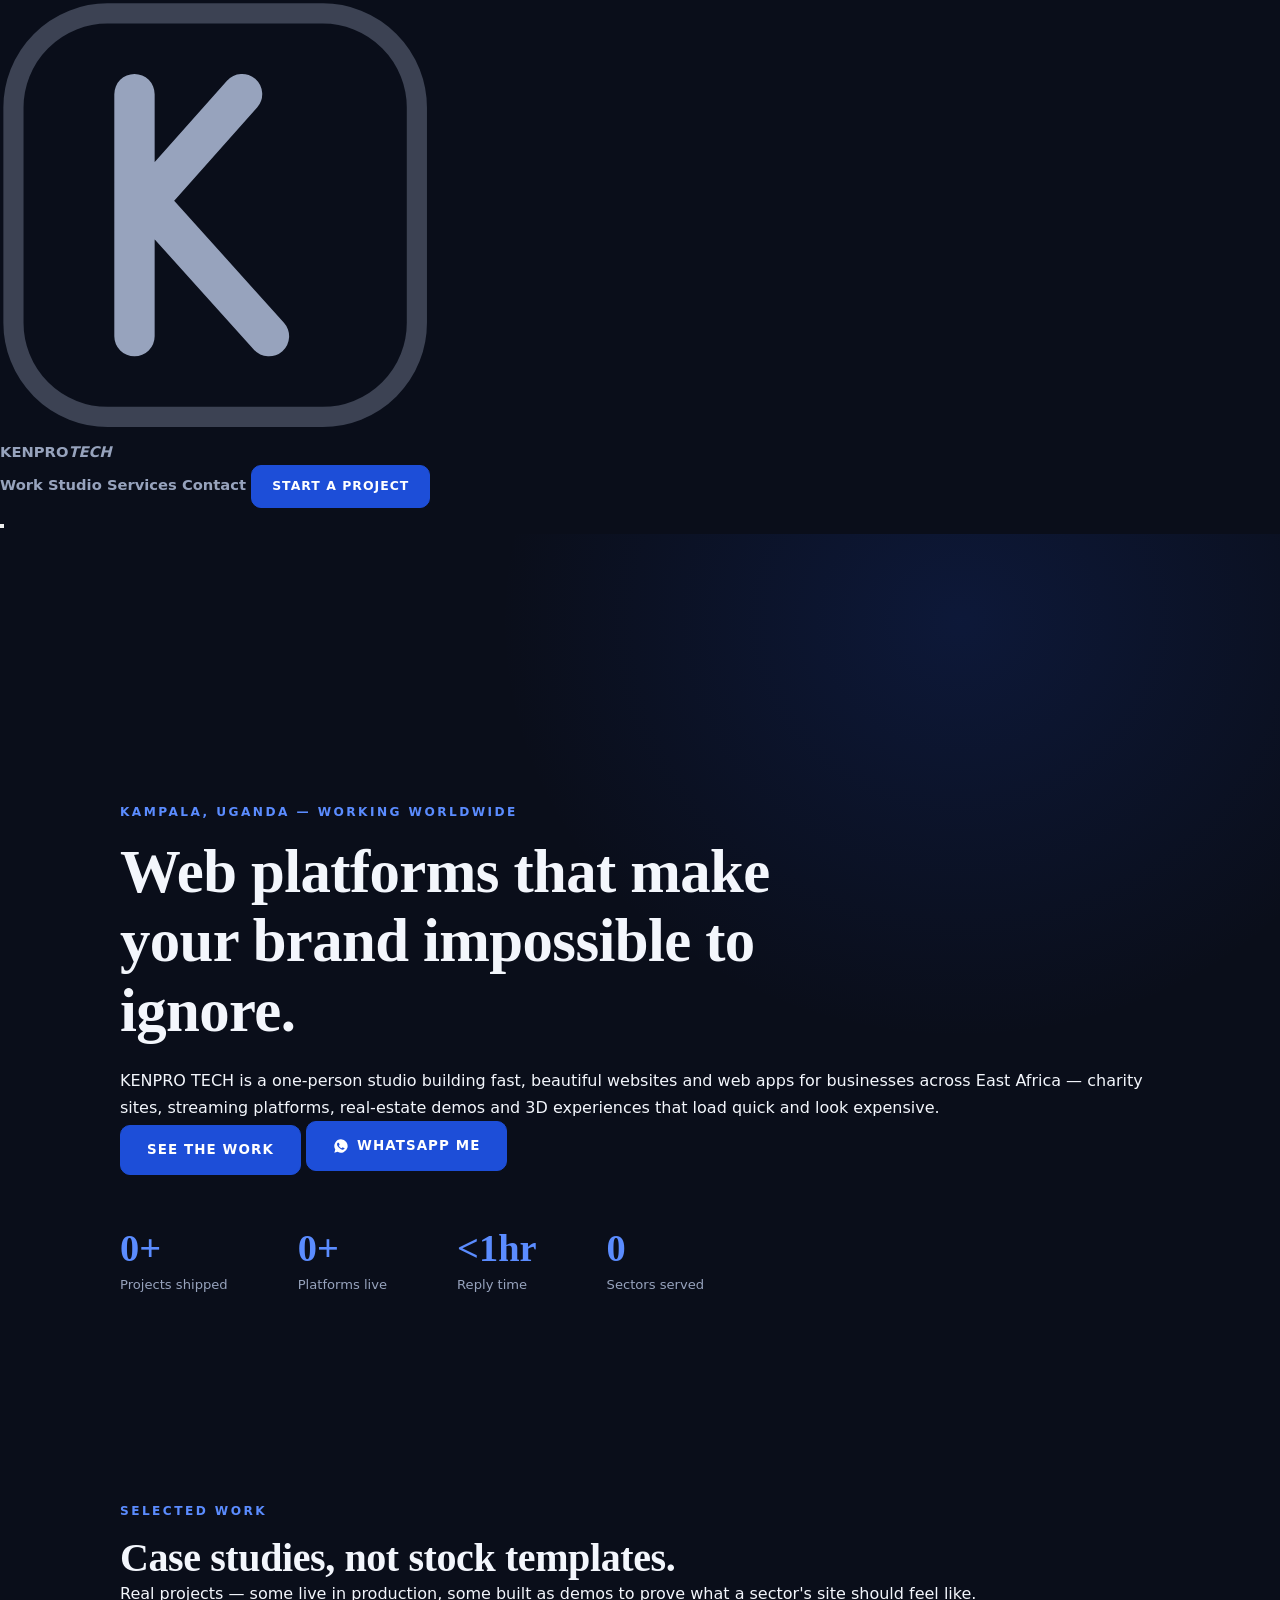
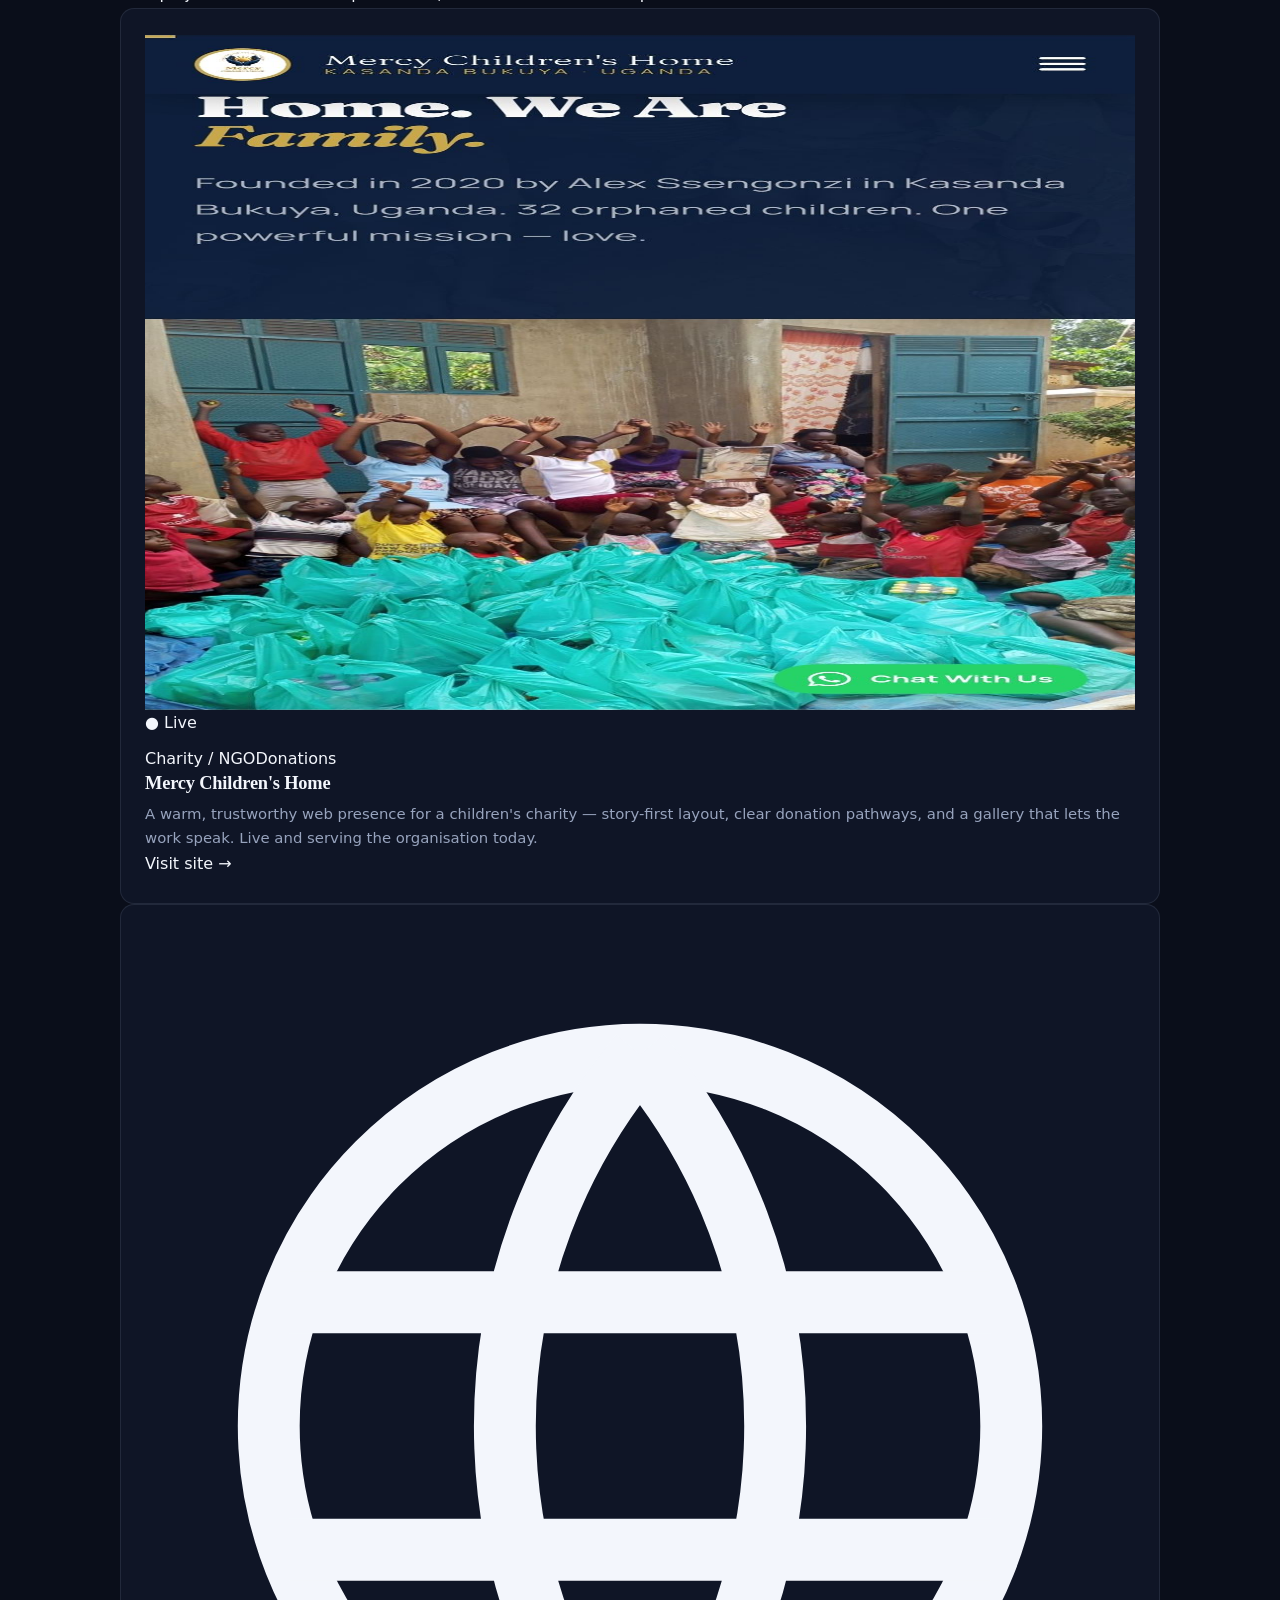
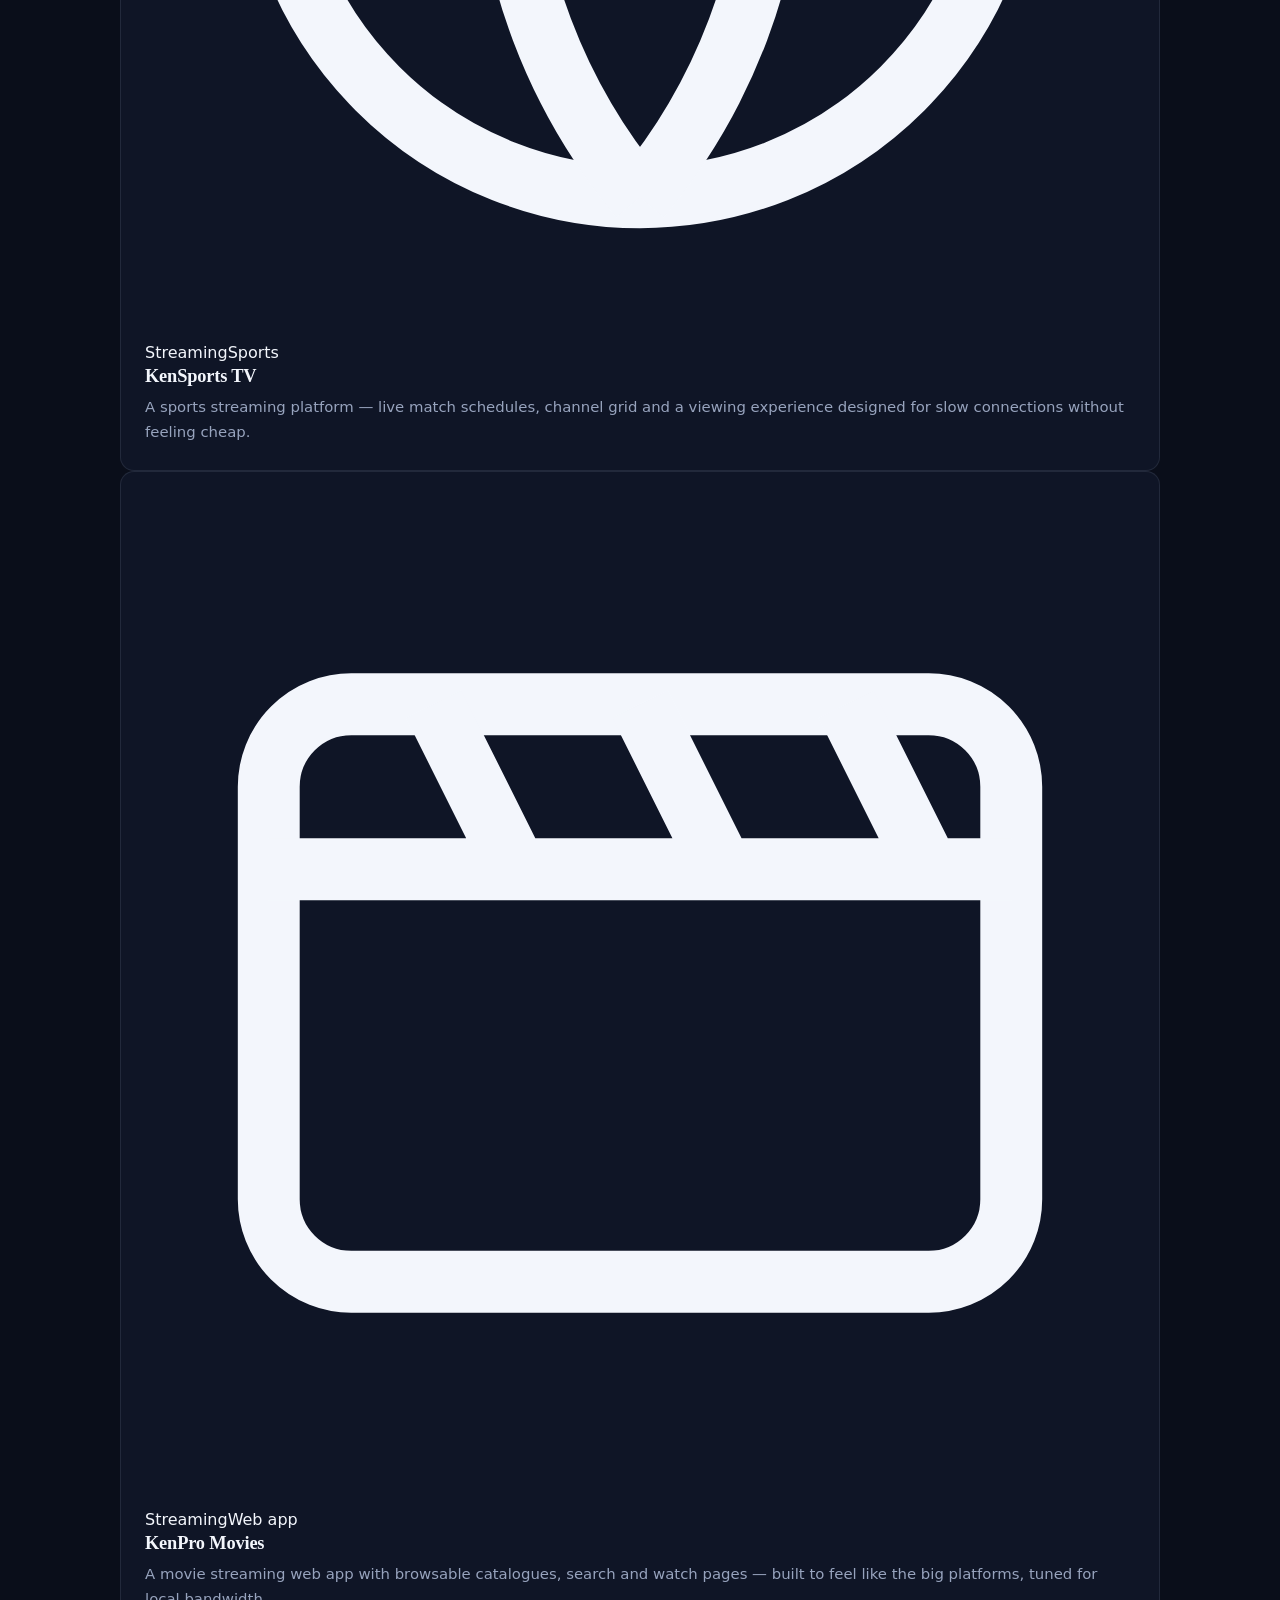
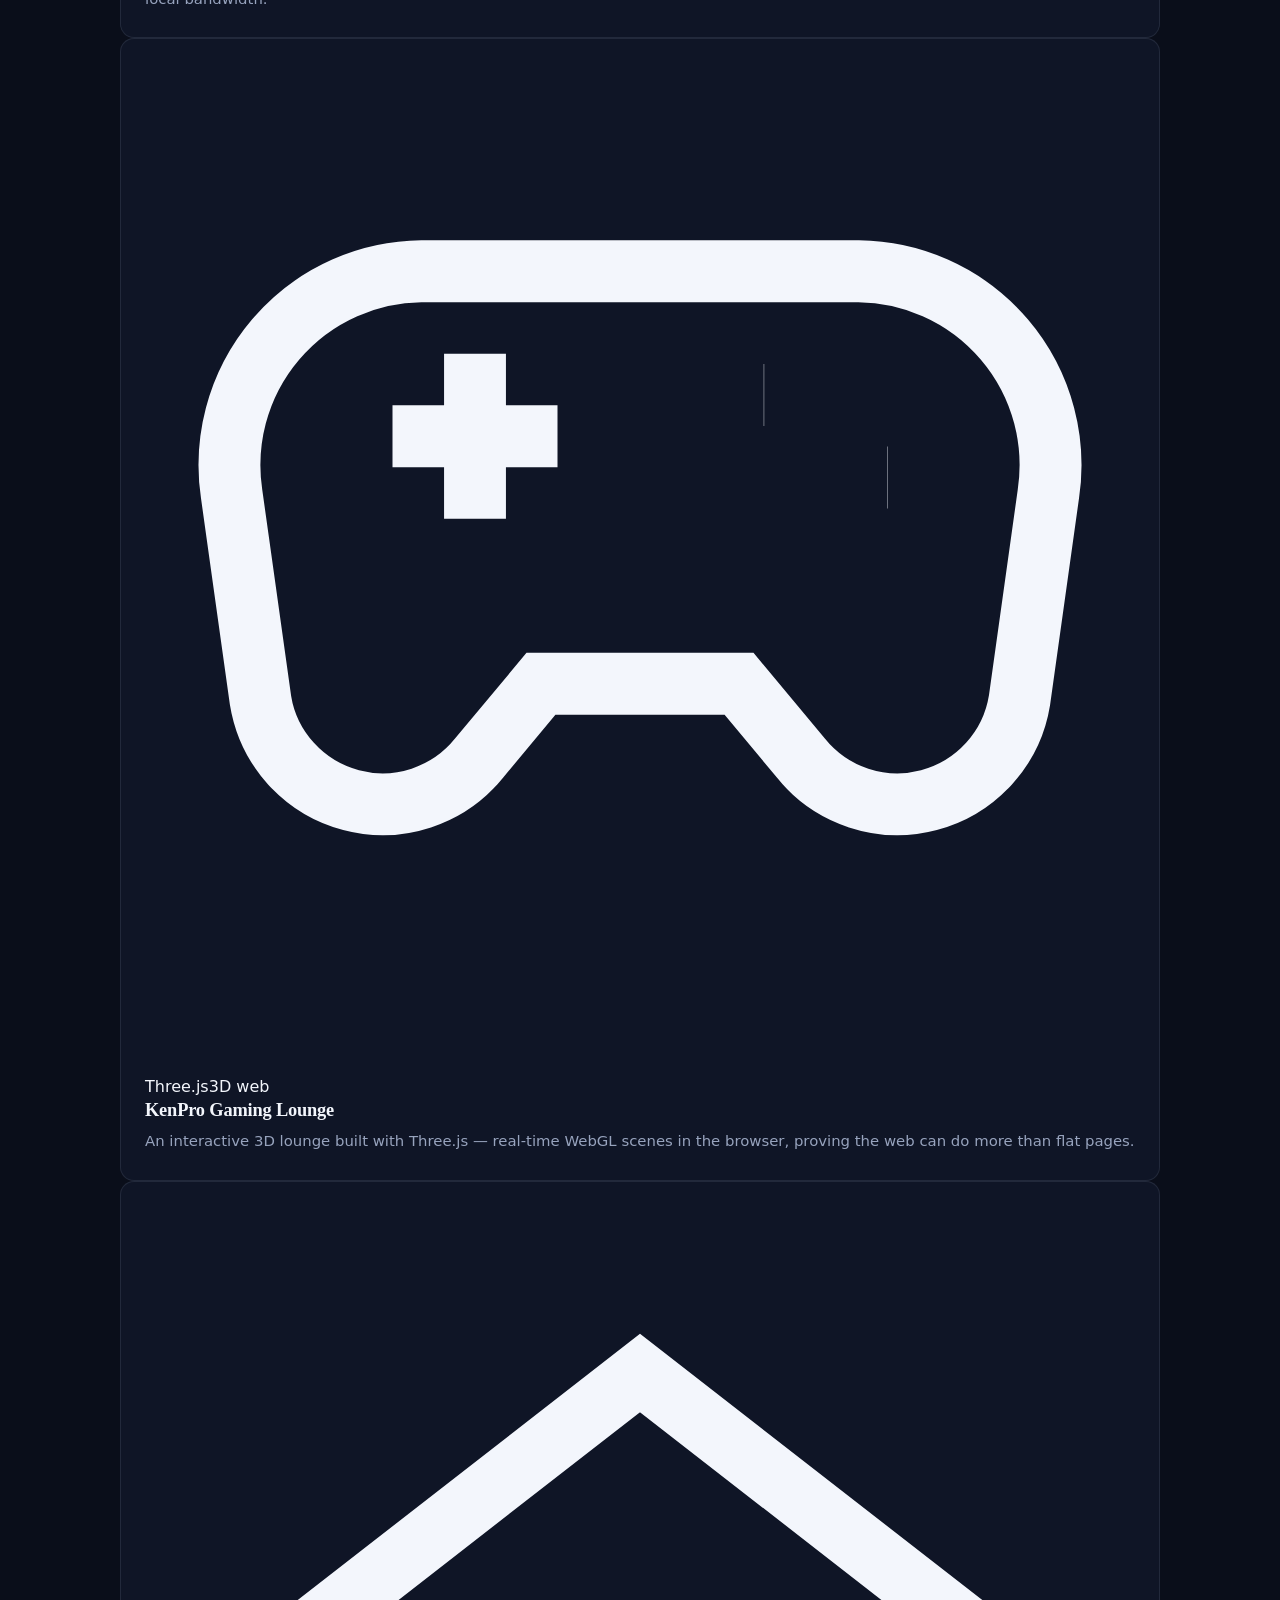
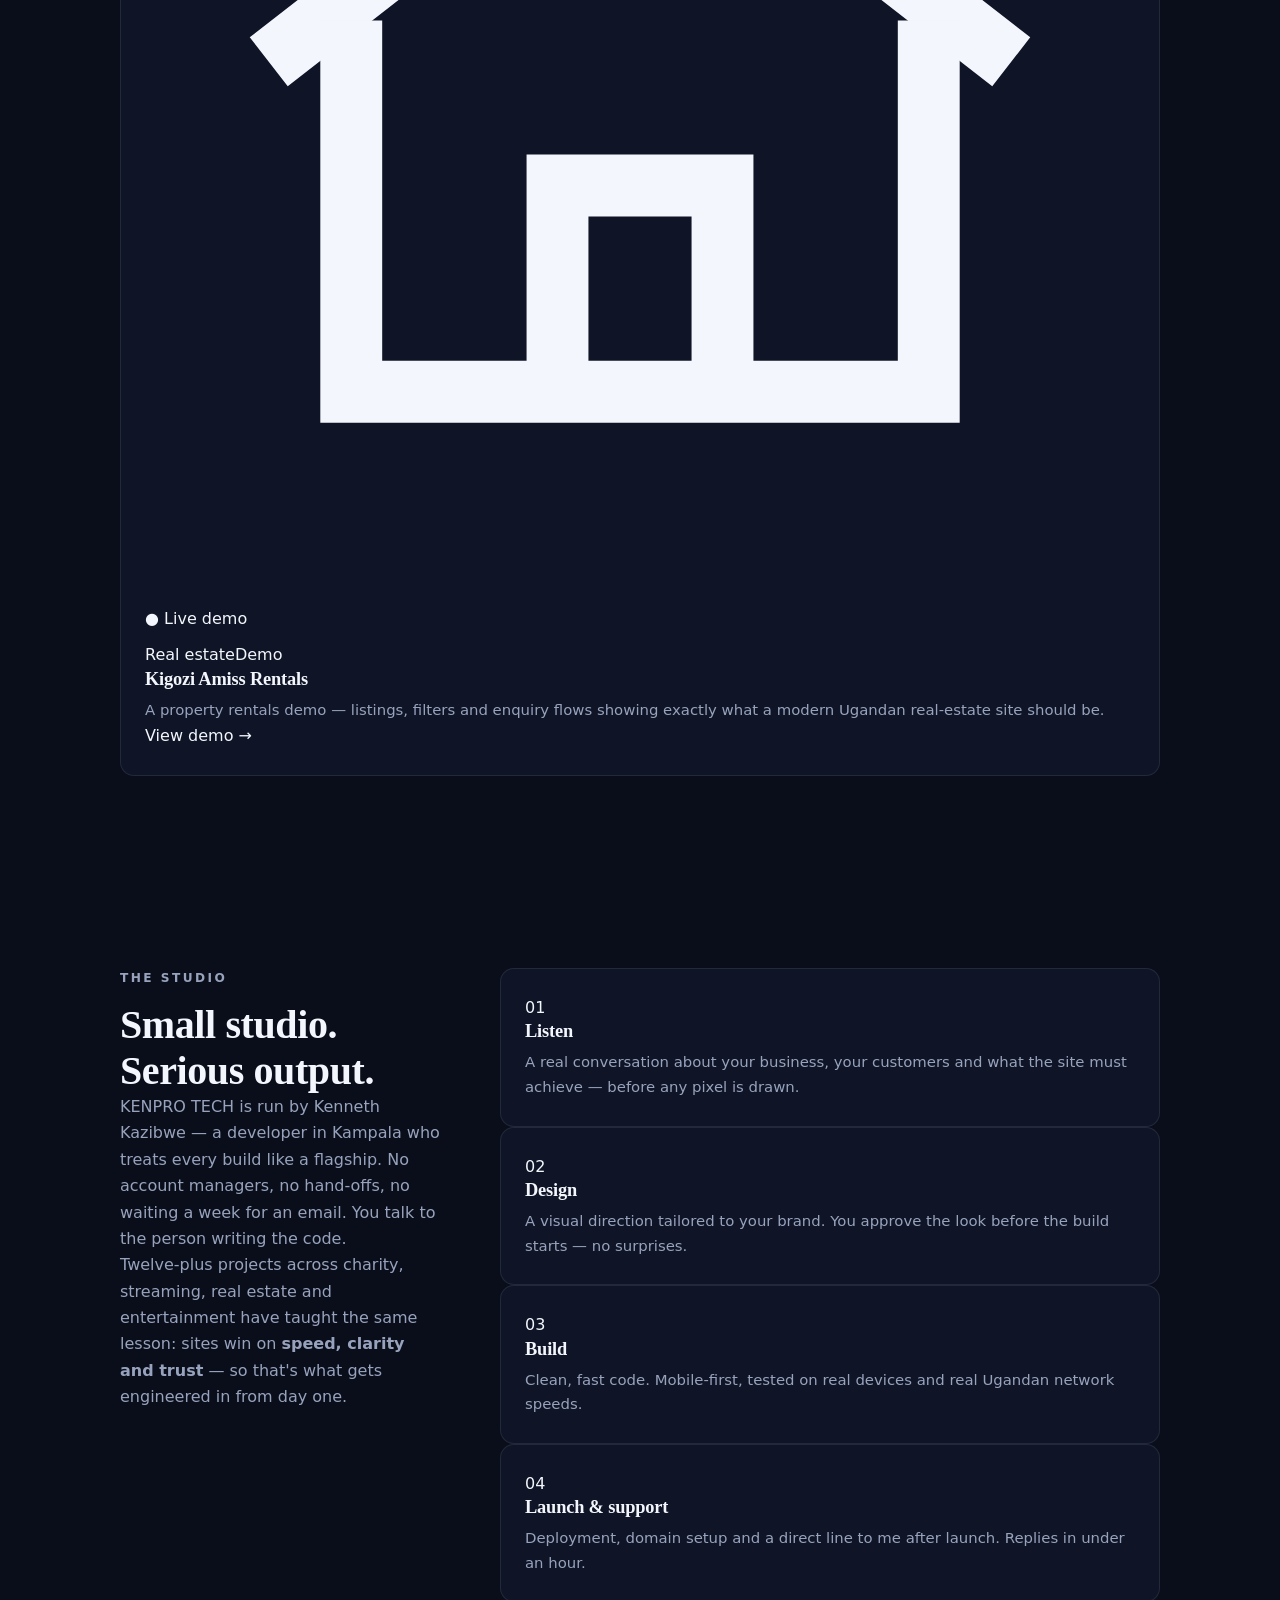
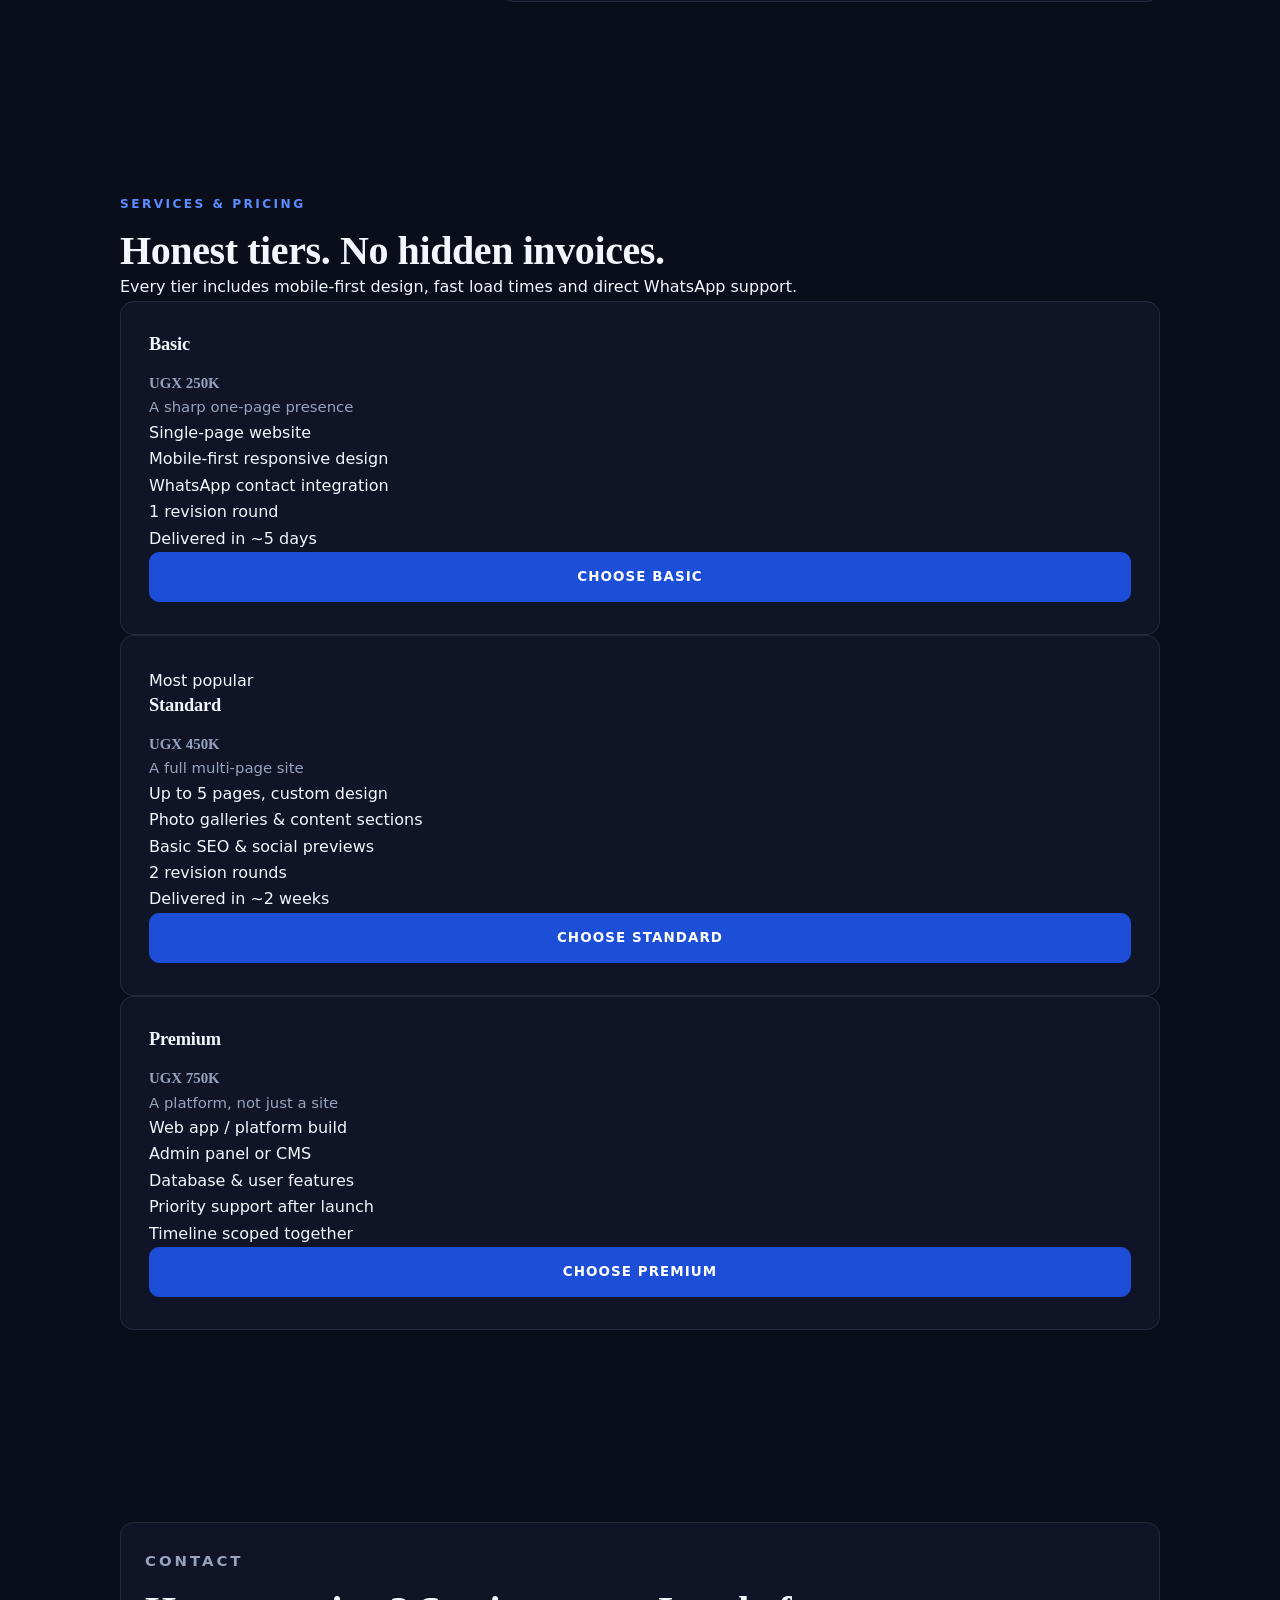
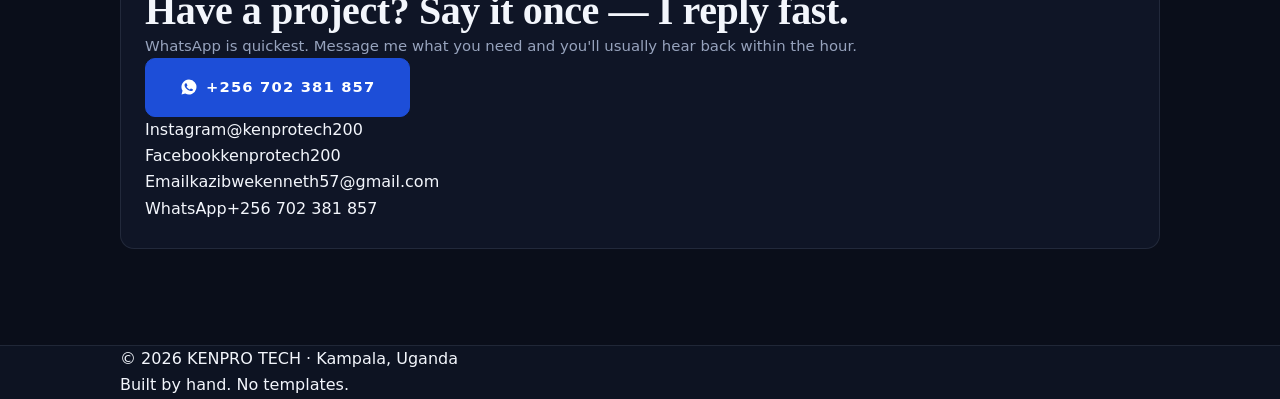
<file: index.html>
<!DOCTYPE html>
<html lang="en">
<head>
  <meta charset="UTF-8">
  <meta name="viewport" content="width=device-width, initial-scale=1.0">
  <title>KENPRO TECH — Web Platforms Built in Uganda, Made for the World</title>
  <meta name="description" content="KENPRO TECH designs and builds fast, beautiful websites and web platforms for businesses in Uganda and East Africa — from NGO sites to streaming platforms and 3D experiences.">
  <meta property="og:title" content="KENPRO TECH — Digital products that punch above their weight">
  <meta property="og:description" content="Websites and web platforms for East African brands. 12+ projects across 4 sectors. Replies in under an hour.">
  <meta property="og:type" content="website">
  <meta property="og:url" content="https://kenprotech.pro">
  <meta name="theme-color" content="#0A0B14">
  <link rel="icon" href="data:image/svg+xml,%3Csvg xmlns='http://www.w3.org/2000/svg' viewBox='0 0 64 64'%3E%3Crect width='64' height='64' rx='14' fill='%230A0B14'/%3E%3Cpath d='M20 14v36M20 32l16-18M22 30l18 20' stroke='%237C74FF' stroke-width='6' stroke-linecap='round' fill='none'/%3E%3C/svg%3E">
  <link rel="preconnect" href="https://api.fontshare.com" crossorigin>
  <link rel="preconnect" href="https://fonts.googleapis.com">
  <link rel="preconnect" href="https://fonts.gstatic.com" crossorigin>
  <link href="https://api.fontshare.com/v2/css?f[]=clash-display@500,600,700&display=swap" rel="stylesheet">
  <link href="https://fonts.googleapis.com/css2?family=Inter:wght@400;500;600&display=swap" rel="stylesheet">
  <link rel="stylesheet" href="css/style.css">
  <noscript><style>.reveal{opacity:1 !important;transform:none !important}</style></noscript>
</head>
<body>

  <!-- Ambient background: gradient mesh + grain -->
  <div class="mesh" aria-hidden="true">
    <div class="mesh-blob mesh-a"></div>
    <div class="mesh-blob mesh-b"></div>
    <div class="mesh-blob mesh-c"></div>
  </div>
  <div class="grain" aria-hidden="true"></div>

  <!-- ============ NAV ============ -->
  <header class="nav" id="nav">
    <div class="nav-inner">
      <a href="#top" class="brand" aria-label="KENPRO TECH — home">
        <svg class="brand-mark" viewBox="0 0 64 64" aria-hidden="true">
          <rect x="2" y="2" width="60" height="60" rx="14" fill="none" stroke="currentColor" stroke-width="3" opacity=".35"/>
          <path d="M20 14v36M20 32l16-18M22 30l18 20" stroke="currentColor" stroke-width="6" stroke-linecap="round" fill="none"/>
        </svg>
        <span>KENPRO<em>TECH</em></span>
      </a>
      <nav class="nav-links" id="navLinks" aria-label="Primary">
        <a href="#work">Work</a>
        <a href="#about">Studio</a>
        <a href="#services">Services</a>
        <a href="#contact">Contact</a>
        <a href="https://wa.me/256702381857" class="btn btn-sm btn-solid nav-cta" target="_blank" rel="noopener">Start a project</a>
      </nav>
      <button class="nav-toggle" id="navToggle" aria-label="Toggle menu" aria-expanded="false" aria-controls="navLinks">
        <span></span><span></span>
      </button>
    </div>
  </header>

  <main id="top">

    <!-- ============ HERO ============ -->
    <section class="hero">
      <canvas id="field" class="hero-field" aria-hidden="true"></canvas>
      <div class="container hero-inner">
        <p class="eyebrow reveal">Kampala, Uganda — working worldwide</p>
        <h1 class="hero-title reveal" style="--d:.08s">
          Web platforms that make your brand <span class="grad">impossible to ignore.</span>
        </h1>
        <p class="hero-sub reveal" style="--d:.16s">
          KENPRO TECH is a one-person studio building fast, beautiful websites and web apps
          for businesses across East Africa — charity sites, streaming platforms, real-estate
          demos and 3D experiences that load quick and look expensive.
        </p>
        <div class="hero-cta reveal" style="--d:.24s">
          <a href="#work" class="btn btn-solid">See the work</a>
          <a href="https://wa.me/256702381857" class="btn btn-ghost" target="_blank" rel="noopener">
            <svg viewBox="0 0 24 24" width="16" height="16" fill="currentColor" aria-hidden="true"><path d="M12 2a10 10 0 0 0-8.6 15.1L2 22l5-1.3A10 10 0 1 0 12 2Zm5.2 14.2c-.2.6-1.3 1.2-1.8 1.2-.5.1-1 .2-3.4-.7-2.8-1.2-4.6-4-4.8-4.2-.1-.2-1.1-1.5-1.1-2.9s.7-2 1-2.3c.2-.3.5-.3.7-.3h.5c.2 0 .4 0 .6.5l.9 2.1c0 .2.1.4 0 .6l-.4.6-.4.5c-.2.1-.3.3-.1.6.1.3.7 1.2 1.6 1.9 1.1 1 2 1.3 2.3 1.4.3.2.5.1.6-.1l.8-.9c.2-.3.4-.2.6-.1l2 .9c.3.2.5.2.5.4 0 .1 0 .7-.1 1.2Z"/></svg>
            WhatsApp me
          </a>
        </div>
        <dl class="stats reveal" style="--d:.32s">
          <div class="stat"><dt><span class="count" data-n="12">0</span>+</dt><dd>Projects shipped</dd></div>
          <div class="stat"><dt><span class="count" data-n="5">0</span>+</dt><dd>Platforms live</dd></div>
          <div class="stat"><dt>&lt;1<span class="stat-unit">hr</span></dt><dd>Reply time</dd></div>
          <div class="stat"><dt><span class="count" data-n="4">0</span></dt><dd>Sectors served</dd></div>
        </dl>
      </div>
      <a class="scroll-hint" href="#work" aria-label="Scroll to work"><span></span></a>
    </section>

    <!-- ============ WORK ============ -->
    <section class="section" id="work">
      <div class="container">
        <div class="section-head reveal">
          <p class="eyebrow">Selected work</p>
          <h2>Case studies, <span class="grad">not stock templates.</span></h2>
          <p class="section-sub">Real projects — some live in production, some built as demos to prove what a sector's site should feel like.</p>
        </div>

        <div class="work-grid">

          <!-- Mercy Children's Home — featured, live -->
          <article class="card work-card work-featured reveal">
            <a class="work-media" href="https://kensports.github.io/mercychildrenshome" target="_blank" rel="noopener" aria-label="Visit Mercy Children's Home website">
              <img src="img/mercy-screenshot.jpg" alt="Mercy Children's Home website homepage" loading="lazy" width="1200" height="675">
              <span class="work-live">● Live</span>
            </a>
            <div class="work-body">
              <div class="work-tags"><span>Charity / NGO</span><span>Donations</span></div>
              <h3>Mercy Children's Home</h3>
              <p>A warm, trustworthy web presence for a children's charity — story-first layout, clear donation pathways, and a gallery that lets the work speak. Live and serving the organisation today.</p>
              <a class="work-link" href="https://kensports.github.io/mercychildrenshome" target="_blank" rel="noopener">Visit site →</a>
            </div>
          </article>

          <!-- KenSports TV -->
          <article class="card work-card reveal" style="--d:.08s">
            <div class="work-media work-art art-sports" aria-hidden="true">
              <svg viewBox="0 0 24 24" fill="none" stroke="currentColor" stroke-width="1.5"><circle cx="12" cy="12" r="9"/><path d="M12 3a14 14 0 0 1 0 18M12 3a14 14 0 0 0 0 18M3.5 9h17M3.5 15h17"/></svg>
            </div>
            <div class="work-body">
              <div class="work-tags"><span>Streaming</span><span>Sports</span></div>
              <h3>KenSports TV</h3>
              <p>A sports streaming platform — live match schedules, channel grid and a viewing experience designed for slow connections without feeling cheap.</p>
            </div>
          </article>

          <!-- KenPro Movies -->
          <article class="card work-card reveal" style="--d:.16s">
            <div class="work-media work-art art-movies" aria-hidden="true">
              <svg viewBox="0 0 24 24" fill="none" stroke="currentColor" stroke-width="1.5"><rect x="3" y="5" width="18" height="14" rx="2"/><path d="M3 9h18M7 5l2 4M12 5l2 4M17 5l2 4"/></svg>
            </div>
            <div class="work-body">
              <div class="work-tags"><span>Streaming</span><span>Web app</span></div>
              <h3>KenPro Movies</h3>
              <p>A movie streaming web app with browsable catalogues, search and watch pages — built to feel like the big platforms, tuned for local bandwidth.</p>
            </div>
          </article>

          <!-- KenPro Gaming Lounge -->
          <article class="card work-card reveal" style="--d:.24s">
            <div class="work-media work-art art-gaming" aria-hidden="true">
              <svg viewBox="0 0 24 24" fill="none" stroke="currentColor" stroke-width="1.5"><path d="M6 9h4M8 7v4M15 8h.01M18 10h.01"/><path d="M17.3 5H6.7a4.7 4.7 0 0 0-4.6 5.4l.7 5a3 3 0 0 0 5.3 1.4L9.6 15h4.8l1.5 1.8a3 3 0 0 0 5.3-1.4l.7-5A4.7 4.7 0 0 0 17.3 5Z"/></svg>
            </div>
            <div class="work-body">
              <div class="work-tags"><span>Three.js</span><span>3D web</span></div>
              <h3>KenPro Gaming Lounge</h3>
              <p>An interactive 3D lounge built with Three.js — real-time WebGL scenes in the browser, proving the web can do more than flat pages.</p>
            </div>
          </article>

          <!-- Kigozi Amiss Rentals — live demo -->
          <article class="card work-card reveal" style="--d:.32s">
            <a class="work-media work-art art-estate" href="https://kenpro256.github.io/kigozi-demo" target="_blank" rel="noopener" aria-label="Visit Kigozi Amiss Rentals demo">
              <svg viewBox="0 0 24 24" fill="none" stroke="currentColor" stroke-width="1.5" aria-hidden="true"><path d="M3 11 12 4l9 7"/><path d="M5 10v9h14v-9"/><path d="M10 19v-5h4v5"/></svg>
              <span class="work-live">● Live demo</span>
            </a>
            <div class="work-body">
              <div class="work-tags"><span>Real estate</span><span>Demo</span></div>
              <h3>Kigozi Amiss Rentals</h3>
              <p>A property rentals demo — listings, filters and enquiry flows showing exactly what a modern Ugandan real-estate site should be.</p>
              <a class="work-link" href="https://kenpro256.github.io/kigozi-demo" target="_blank" rel="noopener">View demo →</a>
            </div>
          </article>

        </div>
      </div>
    </section>

    <!-- ============ ABOUT / PROCESS ============ -->
    <section class="section" id="about">
      <div class="container about-grid">
        <div class="about-copy reveal">
          <p class="eyebrow">The studio</p>
          <h2>Small studio. <span class="grad">Serious output.</span></h2>
          <p>KENPRO TECH is run by Kenneth Kazibwe — a developer in Kampala who treats every build like a flagship. No account managers, no hand-offs, no waiting a week for an email. You talk to the person writing the code.</p>
          <p>Twelve-plus projects across charity, streaming, real estate and entertainment have taught the same lesson: sites win on <strong>speed, clarity and trust</strong> — so that's what gets engineered in from day one.</p>
        </div>
        <ol class="process reveal" style="--d:.12s">
          <li class="card process-step">
            <span class="step-n">01</span>
            <h3>Listen</h3>
            <p>A real conversation about your business, your customers and what the site must achieve — before any pixel is drawn.</p>
          </li>
          <li class="card process-step">
            <span class="step-n">02</span>
            <h3>Design</h3>
            <p>A visual direction tailored to your brand. You approve the look before the build starts — no surprises.</p>
          </li>
          <li class="card process-step">
            <span class="step-n">03</span>
            <h3>Build</h3>
            <p>Clean, fast code. Mobile-first, tested on real devices and real Ugandan network speeds.</p>
          </li>
          <li class="card process-step">
            <span class="step-n">04</span>
            <h3>Launch &amp; support</h3>
            <p>Deployment, domain setup and a direct line to me after launch. Replies in under an hour.</p>
          </li>
        </ol>
      </div>
    </section>

    <!-- ============ SERVICES / PRICING ============ -->
    <section class="section" id="services">
      <div class="container">
        <div class="section-head reveal">
          <p class="eyebrow">Services &amp; pricing</p>
          <h2>Honest tiers. <span class="grad">No hidden invoices.</span></h2>
          <p class="section-sub">Every tier includes mobile-first design, fast load times and direct WhatsApp support.</p>
        </div>
        <div class="price-grid">
          <div class="card price-card reveal">
            <h3>Basic</h3>
            <p class="price"><span class="price-cur">UGX</span> 250K</p>
            <p class="price-note">A sharp one-page presence</p>
            <ul>
              <li>Single-page website</li>
              <li>Mobile-first responsive design</li>
              <li>WhatsApp contact integration</li>
              <li>1 revision round</li>
              <li>Delivered in ~5 days</li>
            </ul>
            <a class="btn btn-ghost" href="https://wa.me/256702381857?text=Hi%20KENPRO%20TECH%2C%20I%27m%20interested%20in%20the%20Basic%20package." target="_blank" rel="noopener">Choose Basic</a>
          </div>
          <div class="card price-card price-featured reveal" style="--d:.1s">
            <span class="price-badge">Most popular</span>
            <h3>Standard</h3>
            <p class="price"><span class="price-cur">UGX</span> 450K</p>
            <p class="price-note">A full multi-page site</p>
            <ul>
              <li>Up to 5 pages, custom design</li>
              <li>Photo galleries &amp; content sections</li>
              <li>Basic SEO &amp; social previews</li>
              <li>2 revision rounds</li>
              <li>Delivered in ~2 weeks</li>
            </ul>
            <a class="btn btn-solid" href="https://wa.me/256702381857?text=Hi%20KENPRO%20TECH%2C%20I%27m%20interested%20in%20the%20Standard%20package." target="_blank" rel="noopener">Choose Standard</a>
          </div>
          <div class="card price-card reveal" style="--d:.2s">
            <h3>Premium</h3>
            <p class="price"><span class="price-cur">UGX</span> 750K</p>
            <p class="price-note">A platform, not just a site</p>
            <ul>
              <li>Web app / platform build</li>
              <li>Admin panel or CMS</li>
              <li>Database &amp; user features</li>
              <li>Priority support after launch</li>
              <li>Timeline scoped together</li>
            </ul>
            <a class="btn btn-ghost" href="https://wa.me/256702381857?text=Hi%20KENPRO%20TECH%2C%20I%27m%20interested%20in%20the%20Premium%20package." target="_blank" rel="noopener">Choose Premium</a>
          </div>
        </div>
      </div>
    </section>

    <!-- ============ CONTACT ============ -->
    <section class="section" id="contact">
      <div class="container">
        <div class="card contact-card reveal">
          <div class="contact-copy">
            <p class="eyebrow">Contact</p>
            <h2>Have a project? <span class="grad">Say it once — I reply fast.</span></h2>
            <p>WhatsApp is quickest. Message me what you need and you'll usually hear back within the hour.</p>
            <a href="https://wa.me/256702381857" class="btn btn-solid btn-lg" target="_blank" rel="noopener">
              <svg viewBox="0 0 24 24" width="18" height="18" fill="currentColor" aria-hidden="true"><path d="M12 2a10 10 0 0 0-8.6 15.1L2 22l5-1.3A10 10 0 1 0 12 2Zm5.2 14.2c-.2.6-1.3 1.2-1.8 1.2-.5.1-1 .2-3.4-.7-2.8-1.2-4.6-4-4.8-4.2-.1-.2-1.1-1.5-1.1-2.9s.7-2 1-2.3c.2-.3.5-.3.7-.3h.5c.2 0 .4 0 .6.5l.9 2.1c0 .2.1.4 0 .6l-.4.6-.4.5c-.2.1-.3.3-.1.6.1.3.7 1.2 1.6 1.9 1.1 1 2 1.3 2.3 1.4.3.2.5.1.6-.1l.8-.9c.2-.3.4-.2.6-.1l2 .9c.3.2.5.2.5.4 0 .1 0 .7-.1 1.2Z"/></svg>
              +256 702 381 857
            </a>
          </div>
          <ul class="contact-links">
            <li><a href="https://instagram.com/kenprotech200" target="_blank" rel="noopener"><span class="cl-label">Instagram</span><span class="cl-value">@kenprotech200</span></a></li>
            <li><a href="https://facebook.com/kenprotech200" target="_blank" rel="noopener"><span class="cl-label">Facebook</span><span class="cl-value">kenprotech200</span></a></li>
            <li><a href="mailto:kazibwekenneth57@gmail.com"><span class="cl-label">Email</span><span class="cl-value">kazibwekenneth57@gmail.com</span></a></li>
            <li><a href="https://wa.me/256702381857" target="_blank" rel="noopener"><span class="cl-label">WhatsApp</span><span class="cl-value">+256 702 381 857</span></a></li>
          </ul>
        </div>
      </div>
    </section>

  </main>

  <footer class="footer">
    <div class="container footer-inner">
      <p>© <span id="year">2026</span> KENPRO TECH · Kampala, Uganda</p>
      <p class="footer-tag">Built by hand. No templates.</p>
    </div>
  </footer>

  <script src="js/main.js" defer></script>
</body>
</html>
</file>
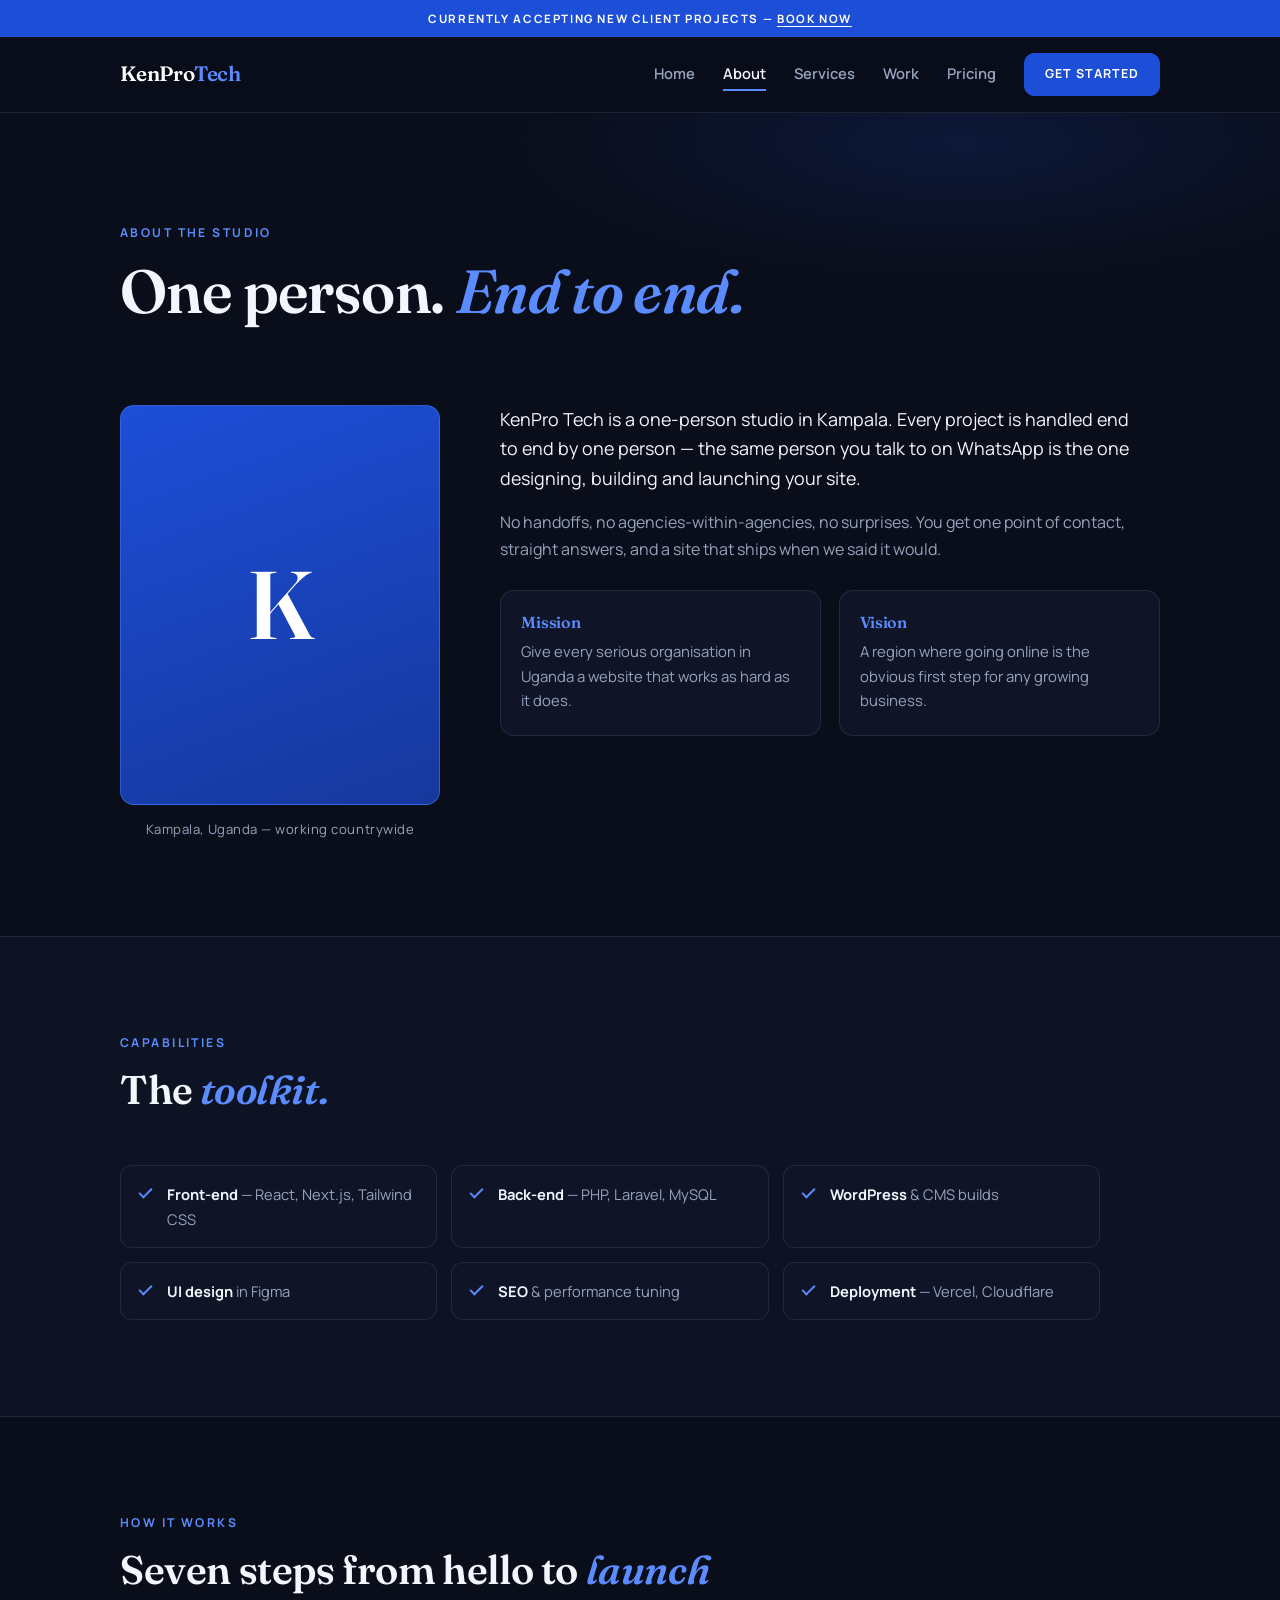
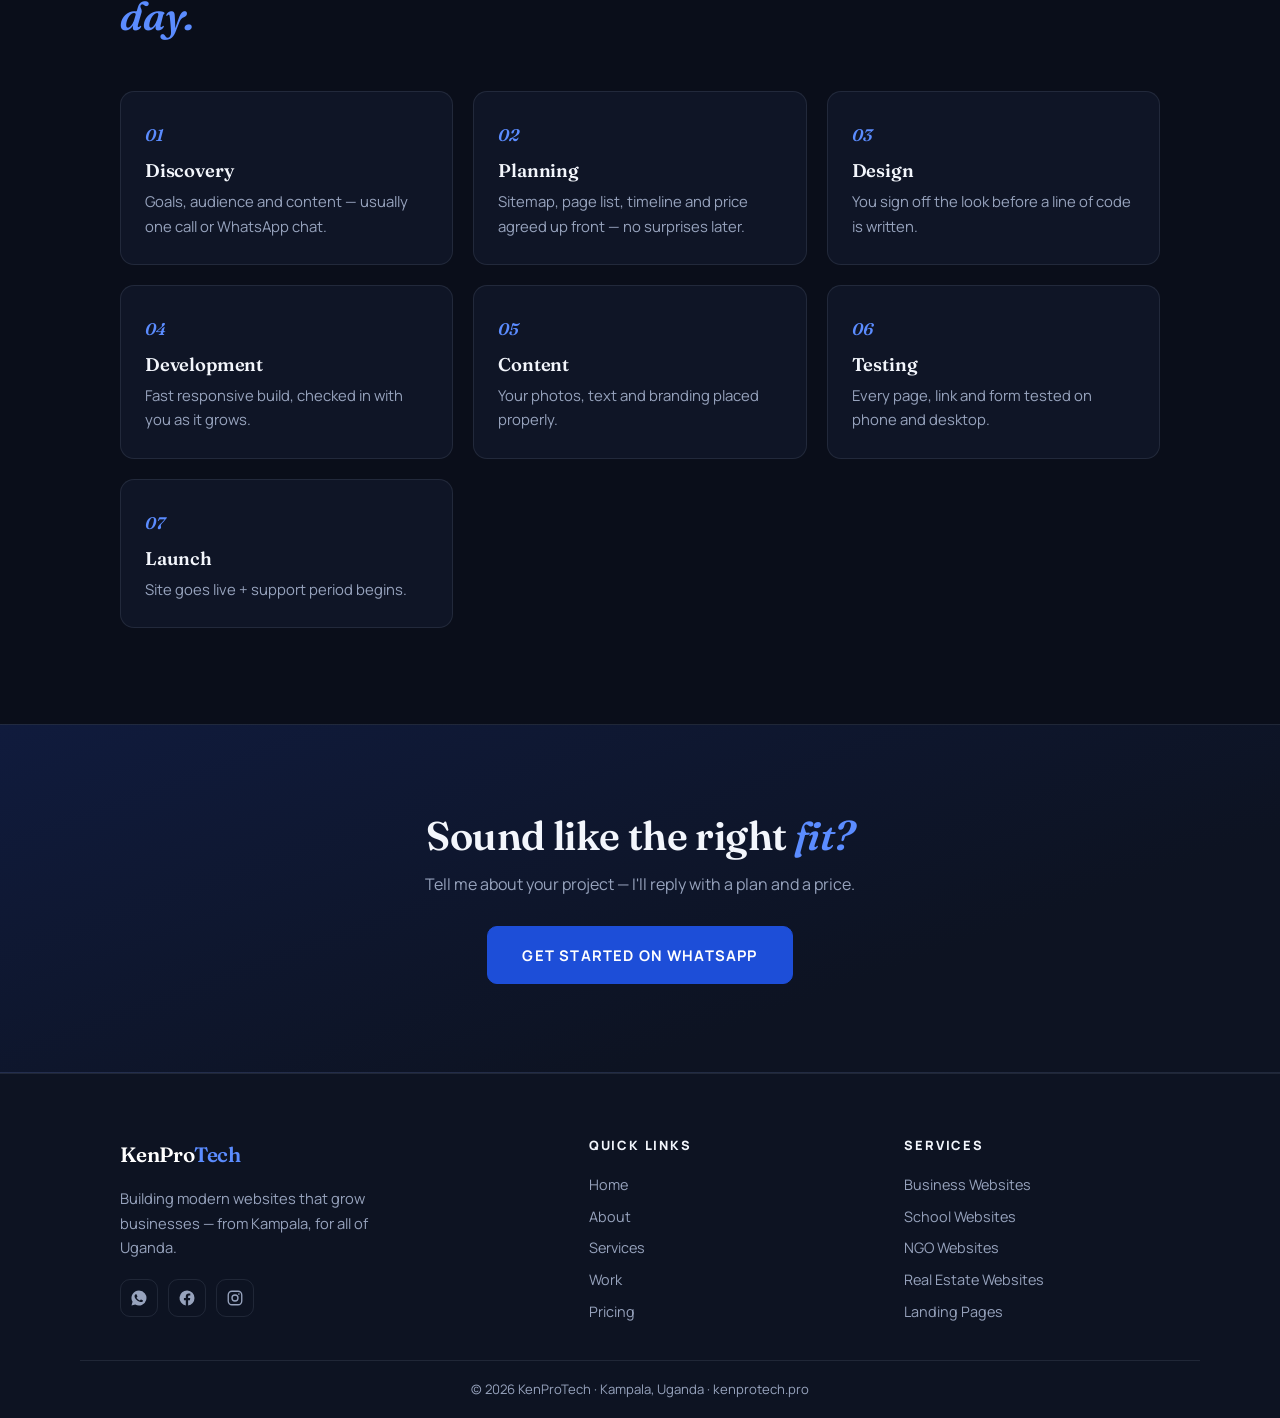
<file: about.html>
<!DOCTYPE html>
<html lang="en">
<head>
  <meta charset="UTF-8">
  <meta name="viewport" content="width=device-width, initial-scale=1.0">
  <title>About KenPro Tech — One-Person Web Studio in Kampala</title>
  <meta name="description" content="KenPro Tech is a one-person web studio in Kampala. The same person you talk to on WhatsApp designs, builds and launches your website — no handoffs, no surprises.">
  <link rel="icon" href="data:image/svg+xml,%3Csvg xmlns='http://www.w3.org/2000/svg' viewBox='0 0 64 64'%3E%3Crect width='64' height='64' rx='12' fill='%231d4ed8'/%3E%3Ctext x='32' y='44' font-family='Georgia,serif' font-size='36' font-weight='700' fill='%23fff' text-anchor='middle'%3EK%3C/text%3E%3C/svg%3E">
  <link rel="preconnect" href="https://fonts.googleapis.com">
  <link rel="preconnect" href="https://fonts.gstatic.com" crossorigin>
  <link href="https://fonts.googleapis.com/css2?family=Fraunces:ital,opsz,wght@0,9..144,500;0,9..144,600;1,9..144,500;1,9..144,600&family=Manrope:wght@400;500;600;700&display=swap" rel="stylesheet">
  <link rel="stylesheet" href="css/style.css">
  <noscript><style>.reveal{opacity:1 !important;transform:none !important}</style></noscript>
</head>
<body>

  <div class="announce">CURRENTLY ACCEPTING NEW CLIENT PROJECTS — <a href="https://wa.me/256702381857" target="_blank" rel="noopener">BOOK NOW</a></div>

  <header class="site-head">
    <div class="container head-inner">
      <a class="logo" href="index.html">KenPro<span>Tech</span></a>
      <nav class="nav" id="nav" aria-label="Primary">
        <a href="index.html">Home</a>
        <a href="about.html" class="active" aria-current="page">About</a>
        <a href="services.html">Services</a>
        <a href="work.html">Work</a>
        <a href="pricing.html">Pricing</a>
        <a class="btn nav-cta" href="https://wa.me/256702381857" target="_blank" rel="noopener">Get Started</a>
      </nav>
      <button class="burger" id="burger" aria-label="Toggle menu" aria-expanded="false" aria-controls="nav">
        <span></span><span></span><span></span>
      </button>
    </div>
  </header>

  <main>

    <!-- INTRO -->
    <section class="hero hero-page">
      <div class="container">
        <p class="eyebrow reveal">About the studio</p>
        <h1 class="reveal" style="--d:.08s">One person. <em class="hl">End to end.</em></h1>
      </div>
    </section>

    <!-- STORY -->
    <section class="section pt-0">
      <div class="container about-grid">
        <div class="portrait-card reveal">
          <div class="portrait">K</div>
          <p class="loc-tag">Kampala, Uganda — working countrywide</p>
        </div>
        <div class="about-copy reveal" style="--d:.1s">
          <p class="lead">KenPro Tech is a one-person studio in Kampala. Every project is handled end to end by one person — the same person you talk to on WhatsApp is the one designing, building and launching your site.</p>
          <p>No handoffs, no agencies-within-agencies, no surprises. You get one point of contact, straight answers, and a site that ships when we said it would.</p>
          <div class="mv-grid">
            <div class="card slim">
              <h3>Mission</h3>
              <p>Give every serious organisation in Uganda a website that works as hard as it does.</p>
            </div>
            <div class="card slim">
              <h3>Vision</h3>
              <p>A region where going online is the obvious first step for any growing business.</p>
            </div>
          </div>
        </div>
      </div>
    </section>

    <!-- SKILLS -->
    <section class="section section-alt">
      <div class="container">
        <div class="sec-head reveal">
          <p class="eyebrow">Capabilities</p>
          <h2>The <em class="hl">toolkit.</em></h2>
        </div>
        <ul class="checklist reveal">
          <li><strong>Front-end</strong> — React, Next.js, Tailwind CSS</li>
          <li><strong>Back-end</strong> — PHP, Laravel, MySQL</li>
          <li><strong>WordPress</strong> &amp; CMS builds</li>
          <li><strong>UI design</strong> in Figma</li>
          <li><strong>SEO</strong> &amp; performance tuning</li>
          <li><strong>Deployment</strong> — Vercel, Cloudflare</li>
        </ul>
      </div>
    </section>

    <!-- PROCESS -->
    <section class="section">
      <div class="container">
        <div class="sec-head reveal">
          <p class="eyebrow">How it works</p>
          <h2>Seven steps from hello to <em class="hl">launch day.</em></h2>
        </div>
        <div class="grid grid-3 process-grid">
          <div class="card step reveal"><span class="num">01</span><h3>Discovery</h3><p>Goals, audience and content — usually one call or WhatsApp chat.</p></div>
          <div class="card step reveal" style="--d:.05s"><span class="num">02</span><h3>Planning</h3><p>Sitemap, page list, timeline and price agreed up front — no surprises later.</p></div>
          <div class="card step reveal" style="--d:.1s"><span class="num">03</span><h3>Design</h3><p>You sign off the look before a line of code is written.</p></div>
          <div class="card step reveal"><span class="num">04</span><h3>Development</h3><p>Fast responsive build, checked in with you as it grows.</p></div>
          <div class="card step reveal" style="--d:.05s"><span class="num">05</span><h3>Content</h3><p>Your photos, text and branding placed properly.</p></div>
          <div class="card step reveal" style="--d:.1s"><span class="num">06</span><h3>Testing</h3><p>Every page, link and form tested on phone and desktop.</p></div>
          <div class="card step reveal"><span class="num">07</span><h3>Launch</h3><p>Site goes live + support period begins.</p></div>
        </div>
      </div>
    </section>

    <!-- CTA BAND -->
    <section class="cta-band">
      <div class="container reveal">
        <h2>Sound like the right <em class="hl">fit?</em></h2>
        <p>Tell me about your project — I'll reply with a plan and a price.</p>
        <a class="btn btn-lg" href="https://wa.me/256702381857" target="_blank" rel="noopener">Get Started on WhatsApp</a>
      </div>
    </section>

  </main>

  <footer class="footer">
    <div class="container foot-grid">
      <div class="foot-brand">
        <a class="logo" href="index.html">KenPro<span>Tech</span></a>
        <p>Building modern websites that grow businesses — from Kampala, for all of Uganda.</p>
        <div class="socials">
          <a href="https://wa.me/256702381857" target="_blank" rel="noopener" aria-label="WhatsApp"><svg viewBox="0 0 24 24" fill="currentColor"><path d="M12 2a10 10 0 0 0-8.6 15.1L2 22l5-1.3A10 10 0 1 0 12 2Zm5.2 14.2c-.2.6-1.3 1.2-1.8 1.2-.5.1-1 .2-3.4-.7-2.8-1.2-4.6-4-4.8-4.2-.1-.2-1.1-1.5-1.1-2.9s.7-2 1-2.3c.2-.3.5-.3.7-.3h.5c.2 0 .4 0 .6.5l.9 2.1c0 .2.1.4 0 .6l-.4.6-.4.5c-.2.1-.3.3-.1.6.1.3.7 1.2 1.6 1.9 1.1 1 2 1.3 2.3 1.4.3.2.5.1.6-.1l.8-.9c.2-.3.4-.2.6-.1l2 .9c.3.2.5.2.5.4 0 .1 0 .7-.1 1.2Z"/></svg></a>
          <a href="https://facebook.com/kenprotech200" target="_blank" rel="noopener" aria-label="Facebook"><svg viewBox="0 0 24 24" fill="currentColor"><path d="M22 12a10 10 0 1 0-11.6 9.9v-7H7.9V12h2.5V9.8c0-2.5 1.5-3.9 3.8-3.9 1.1 0 2.2.2 2.2.2v2.5h-1.3c-1.2 0-1.6.8-1.6 1.6V12h2.8l-.4 2.9h-2.4v7A10 10 0 0 0 22 12Z"/></svg></a>
          <a href="https://instagram.com/kenprotech200" target="_blank" rel="noopener" aria-label="Instagram"><svg viewBox="0 0 24 24" fill="none" stroke="currentColor" stroke-width="1.8"><rect x="3" y="3" width="18" height="18" rx="5"/><circle cx="12" cy="12" r="4"/><circle cx="17.2" cy="6.8" r="1.1" fill="currentColor" stroke="none"/></svg></a>
        </div>
      </div>
      <div class="foot-col">
        <h4>Quick Links</h4>
        <a href="index.html">Home</a>
        <a href="about.html">About</a>
        <a href="services.html">Services</a>
        <a href="work.html">Work</a>
        <a href="pricing.html">Pricing</a>
      </div>
      <div class="foot-col">
        <h4>Services</h4>
        <a href="services.html">Business Websites</a>
        <a href="services.html">School Websites</a>
        <a href="services.html">NGO Websites</a>
        <a href="services.html">Real Estate Websites</a>
        <a href="services.html">Landing Pages</a>
      </div>
    </div>
    <div class="container foot-bottom">
      <p>© 2026 KenProTech · Kampala, Uganda · <a href="https://kenprotech.pro">kenprotech.pro</a></p>
    </div>
  </footer>

  <script src="js/main.js" defer></script>
</body>
</html>
</file>
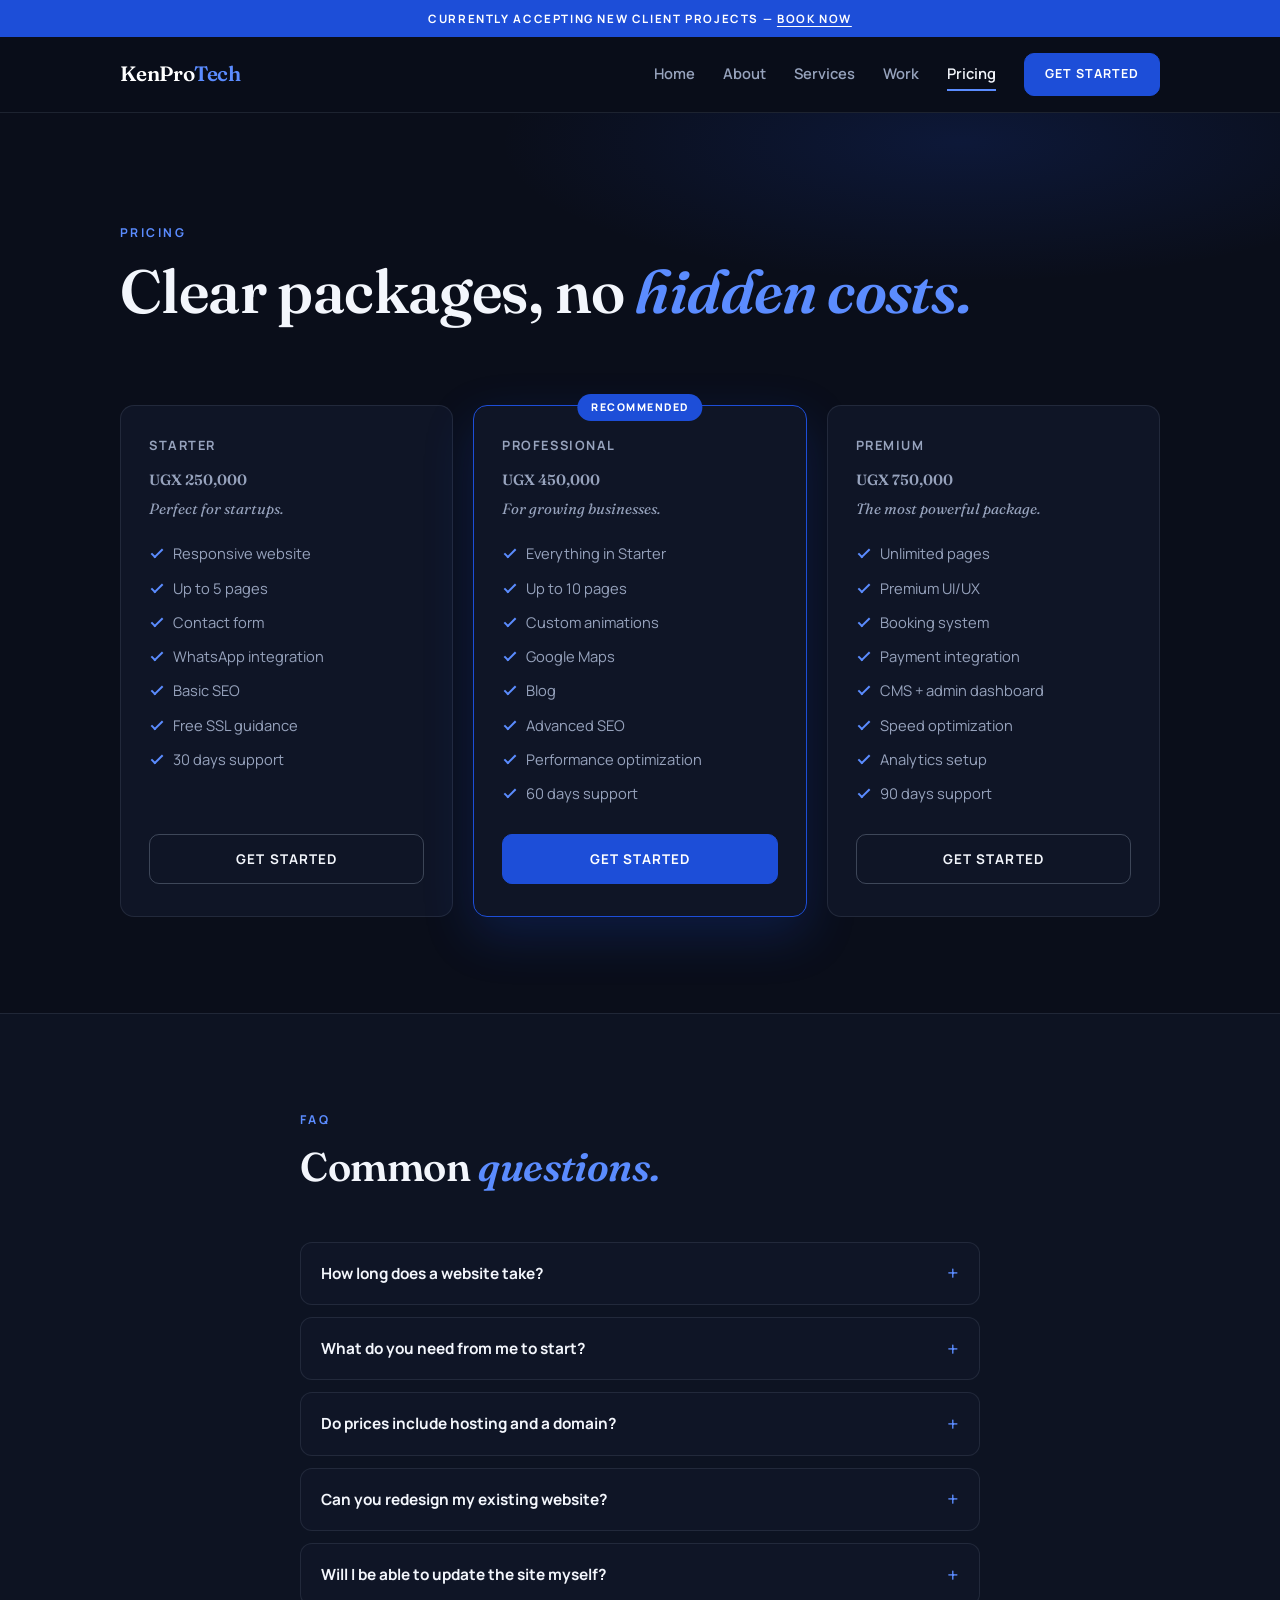
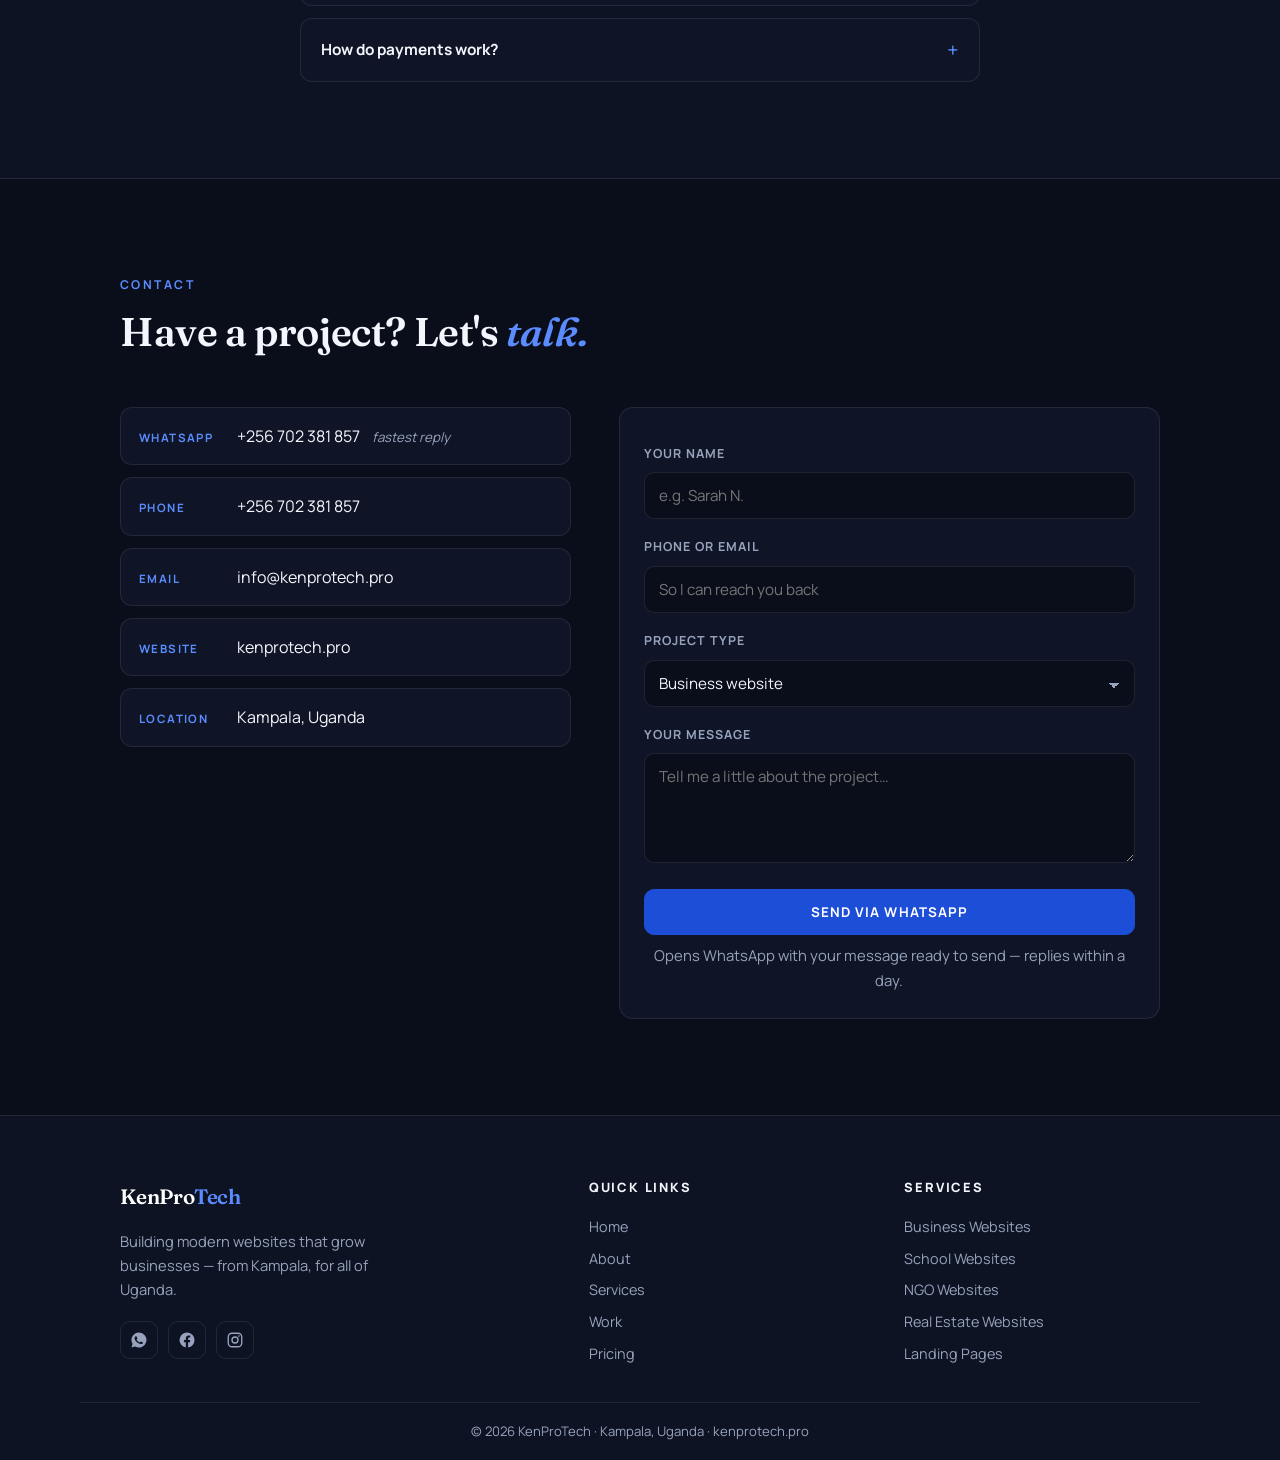
<file: pricing.html>
<!DOCTYPE html>
<html lang="en">
<head>
  <meta charset="UTF-8">
  <meta name="viewport" content="width=device-width, initial-scale=1.0">
  <title>Pricing — Clear Website Packages in UGX | KenPro Tech</title>
  <meta name="description" content="Website packages priced for Ugandan businesses: Starter UGX 250,000, Professional UGX 450,000, Premium UGX 750,000. Hosting included, no hidden costs.">
  <link rel="icon" href="data:image/svg+xml,%3Csvg xmlns='http://www.w3.org/2000/svg' viewBox='0 0 64 64'%3E%3Crect width='64' height='64' rx='12' fill='%231d4ed8'/%3E%3Ctext x='32' y='44' font-family='Georgia,serif' font-size='36' font-weight='700' fill='%23fff' text-anchor='middle'%3EK%3C/text%3E%3C/svg%3E">
  <link rel="preconnect" href="https://fonts.googleapis.com">
  <link rel="preconnect" href="https://fonts.gstatic.com" crossorigin>
  <link href="https://fonts.googleapis.com/css2?family=Fraunces:ital,opsz,wght@0,9..144,500;0,9..144,600;1,9..144,500;1,9..144,600&family=Manrope:wght@400;500;600;700&display=swap" rel="stylesheet">
  <link rel="stylesheet" href="css/style.css">
  <noscript><style>.reveal{opacity:1 !important;transform:none !important}</style></noscript>
</head>
<body>

  <div class="announce">CURRENTLY ACCEPTING NEW CLIENT PROJECTS — <a href="https://wa.me/256702381857" target="_blank" rel="noopener">BOOK NOW</a></div>

  <header class="site-head">
    <div class="container head-inner">
      <a class="logo" href="index.html">KenPro<span>Tech</span></a>
      <nav class="nav" id="nav" aria-label="Primary">
        <a href="index.html">Home</a>
        <a href="about.html">About</a>
        <a href="services.html">Services</a>
        <a href="work.html">Work</a>
        <a href="pricing.html" class="active" aria-current="page">Pricing</a>
        <a class="btn nav-cta" href="https://wa.me/256702381857" target="_blank" rel="noopener">Get Started</a>
      </nav>
      <button class="burger" id="burger" aria-label="Toggle menu" aria-expanded="false" aria-controls="nav">
        <span></span><span></span><span></span>
      </button>
    </div>
  </header>

  <main>

    <section class="hero hero-page">
      <div class="container">
        <p class="eyebrow reveal">Pricing</p>
        <h1 class="reveal" style="--d:.08s">Clear packages, no <em class="hl">hidden costs.</em></h1>
      </div>
    </section>

    <!-- TIERS -->
    <section class="section pt-0">
      <div class="container">
        <div class="grid grid-3 price-grid">
          <div class="card price-card reveal">
            <h3 class="tier">Starter</h3>
            <p class="price">UGX 250,000</p>
            <p class="tier-note">Perfect for startups.</p>
            <ul class="feat">
              <li>Responsive website</li>
              <li>Up to 5 pages</li>
              <li>Contact form</li>
              <li>WhatsApp integration</li>
              <li>Basic SEO</li>
              <li>Free SSL guidance</li>
              <li>30 days support</li>
            </ul>
            <a class="btn btn-line" href="https://wa.me/256702381857?text=Hi%20KenPro%20Tech%2C%20I%27d%20like%20the%20STARTER%20package%20(UGX%20250%2C000)." target="_blank" rel="noopener">Get Started</a>
          </div>
          <div class="card price-card featured reveal" style="--d:.08s">
            <span class="badge">Recommended</span>
            <h3 class="tier">Professional</h3>
            <p class="price">UGX 450,000</p>
            <p class="tier-note">For growing businesses.</p>
            <ul class="feat">
              <li>Everything in Starter</li>
              <li>Up to 10 pages</li>
              <li>Custom animations</li>
              <li>Google Maps</li>
              <li>Blog</li>
              <li>Advanced SEO</li>
              <li>Performance optimization</li>
              <li>60 days support</li>
            </ul>
            <a class="btn" href="https://wa.me/256702381857?text=Hi%20KenPro%20Tech%2C%20I%27d%20like%20the%20PROFESSIONAL%20package%20(UGX%20450%2C000)." target="_blank" rel="noopener">Get Started</a>
          </div>
          <div class="card price-card reveal" style="--d:.16s">
            <h3 class="tier">Premium</h3>
            <p class="price">UGX 750,000</p>
            <p class="tier-note">The most powerful package.</p>
            <ul class="feat">
              <li>Unlimited pages</li>
              <li>Premium UI/UX</li>
              <li>Booking system</li>
              <li>Payment integration</li>
              <li>CMS + admin dashboard</li>
              <li>Speed optimization</li>
              <li>Analytics setup</li>
              <li>90 days support</li>
            </ul>
            <a class="btn btn-line" href="https://wa.me/256702381857?text=Hi%20KenPro%20Tech%2C%20I%27d%20like%20the%20PREMIUM%20package%20(UGX%20750%2C000)." target="_blank" rel="noopener">Get Started</a>
          </div>
        </div>
      </div>
    </section>

    <!-- FAQ -->
    <section class="section section-alt">
      <div class="container faq-wrap">
        <div class="sec-head reveal">
          <p class="eyebrow">FAQ</p>
          <h2>Common <em class="hl">questions.</em></h2>
        </div>
        <div class="faq reveal">
          <details>
            <summary>How long does a website take?</summary>
            <p>Starter sites are usually live in 1–2 weeks; Professional and Premium take 3–6 weeks. You get a firm timeline before we start.</p>
          </details>
          <details>
            <summary>What do you need from me to start?</summary>
            <p>Your business name, logo if you have one, photos, and what the site should do — we sort the rest together.</p>
          </details>
          <details>
            <summary>Do prices include hosting and a domain?</summary>
            <p>Hosting is included. A custom .com/.org domain is included in Professional and Premium.</p>
          </details>
          <details>
            <summary>Can you redesign my existing website?</summary>
            <p>Yes — redesigns and rebuilds are common projects.</p>
          </details>
          <details>
            <summary>Will I be able to update the site myself?</summary>
            <p>Premium includes an admin dashboard. On other tiers I handle updates during the support period.</p>
          </details>
          <details>
            <summary>How do payments work?</summary>
            <p>Half deposit via mobile money to start, balance on delivery.</p>
          </details>
        </div>
      </div>
    </section>

    <!-- CONTACT -->
    <section class="section" id="contact">
      <div class="container">
        <div class="sec-head reveal">
          <p class="eyebrow">Contact</p>
          <h2>Have a project? Let's <em class="hl">talk.</em></h2>
        </div>
        <div class="contact-grid">
          <ul class="contact-list reveal">
            <li>
              <span class="cl">WhatsApp</span>
              <a href="https://wa.me/256702381857" target="_blank" rel="noopener">+256 702 381 857</a>
              <small>fastest reply</small>
            </li>
            <li>
              <span class="cl">Phone</span>
              <a href="tel:+256702381857">+256 702 381 857</a>
            </li>
            <li>
              <span class="cl">Email</span>
              <a href="mailto:info@kenprotech.pro">info@kenprotech.pro</a>
            </li>
            <li>
              <span class="cl">Website</span>
              <a href="https://kenprotech.pro">kenprotech.pro</a>
            </li>
            <li>
              <span class="cl">Location</span>
              <span>Kampala, Uganda</span>
            </li>
          </ul>
          <form class="contact-form card reveal" id="waForm" style="--d:.1s">
            <label for="fName">Your name</label>
            <input id="fName" name="name" type="text" placeholder="e.g. Sarah N." required>
            <label for="fContact">Phone or email</label>
            <input id="fContact" name="contact" type="text" placeholder="So I can reach you back" required>
            <label for="fType">Project type</label>
            <select id="fType" name="type">
              <option>Business website</option>
              <option>School website</option>
              <option>NGO website</option>
              <option>Real estate website</option>
              <option>E-commerce</option>
              <option>Landing page</option>
              <option>Other</option>
            </select>
            <label for="fMsg">Your message</label>
            <textarea id="fMsg" name="message" rows="4" placeholder="Tell me a little about the project…" required></textarea>
            <button class="btn" type="submit">Send via WhatsApp</button>
            <p class="form-note">Opens WhatsApp with your message ready to send — replies within a day.</p>
          </form>
        </div>
      </div>
    </section>

  </main>

  <footer class="footer">
    <div class="container foot-grid">
      <div class="foot-brand">
        <a class="logo" href="index.html">KenPro<span>Tech</span></a>
        <p>Building modern websites that grow businesses — from Kampala, for all of Uganda.</p>
        <div class="socials">
          <a href="https://wa.me/256702381857" target="_blank" rel="noopener" aria-label="WhatsApp"><svg viewBox="0 0 24 24" fill="currentColor"><path d="M12 2a10 10 0 0 0-8.6 15.1L2 22l5-1.3A10 10 0 1 0 12 2Zm5.2 14.2c-.2.6-1.3 1.2-1.8 1.2-.5.1-1 .2-3.4-.7-2.8-1.2-4.6-4-4.8-4.2-.1-.2-1.1-1.5-1.1-2.9s.7-2 1-2.3c.2-.3.5-.3.7-.3h.5c.2 0 .4 0 .6.5l.9 2.1c0 .2.1.4 0 .6l-.4.6-.4.5c-.2.1-.3.3-.1.6.1.3.7 1.2 1.6 1.9 1.1 1 2 1.3 2.3 1.4.3.2.5.1.6-.1l.8-.9c.2-.3.4-.2.6-.1l2 .9c.3.2.5.2.5.4 0 .1 0 .7-.1 1.2Z"/></svg></a>
          <a href="https://facebook.com/kenprotech200" target="_blank" rel="noopener" aria-label="Facebook"><svg viewBox="0 0 24 24" fill="currentColor"><path d="M22 12a10 10 0 1 0-11.6 9.9v-7H7.9V12h2.5V9.8c0-2.5 1.5-3.9 3.8-3.9 1.1 0 2.2.2 2.2.2v2.5h-1.3c-1.2 0-1.6.8-1.6 1.6V12h2.8l-.4 2.9h-2.4v7A10 10 0 0 0 22 12Z"/></svg></a>
          <a href="https://instagram.com/kenprotech200" target="_blank" rel="noopener" aria-label="Instagram"><svg viewBox="0 0 24 24" fill="none" stroke="currentColor" stroke-width="1.8"><rect x="3" y="3" width="18" height="18" rx="5"/><circle cx="12" cy="12" r="4"/><circle cx="17.2" cy="6.8" r="1.1" fill="currentColor" stroke="none"/></svg></a>
        </div>
      </div>
      <div class="foot-col">
        <h4>Quick Links</h4>
        <a href="index.html">Home</a>
        <a href="about.html">About</a>
        <a href="services.html">Services</a>
        <a href="work.html">Work</a>
        <a href="pricing.html">Pricing</a>
      </div>
      <div class="foot-col">
        <h4>Services</h4>
        <a href="services.html">Business Websites</a>
        <a href="services.html">School Websites</a>
        <a href="services.html">NGO Websites</a>
        <a href="services.html">Real Estate Websites</a>
        <a href="services.html">Landing Pages</a>
      </div>
    </div>
    <div class="container foot-bottom">
      <p>© 2026 KenProTech · Kampala, Uganda · <a href="https://kenprotech.pro">kenprotech.pro</a></p>
    </div>
  </footer>

  <script src="js/main.js" defer></script>
</body>
</html>
</file>
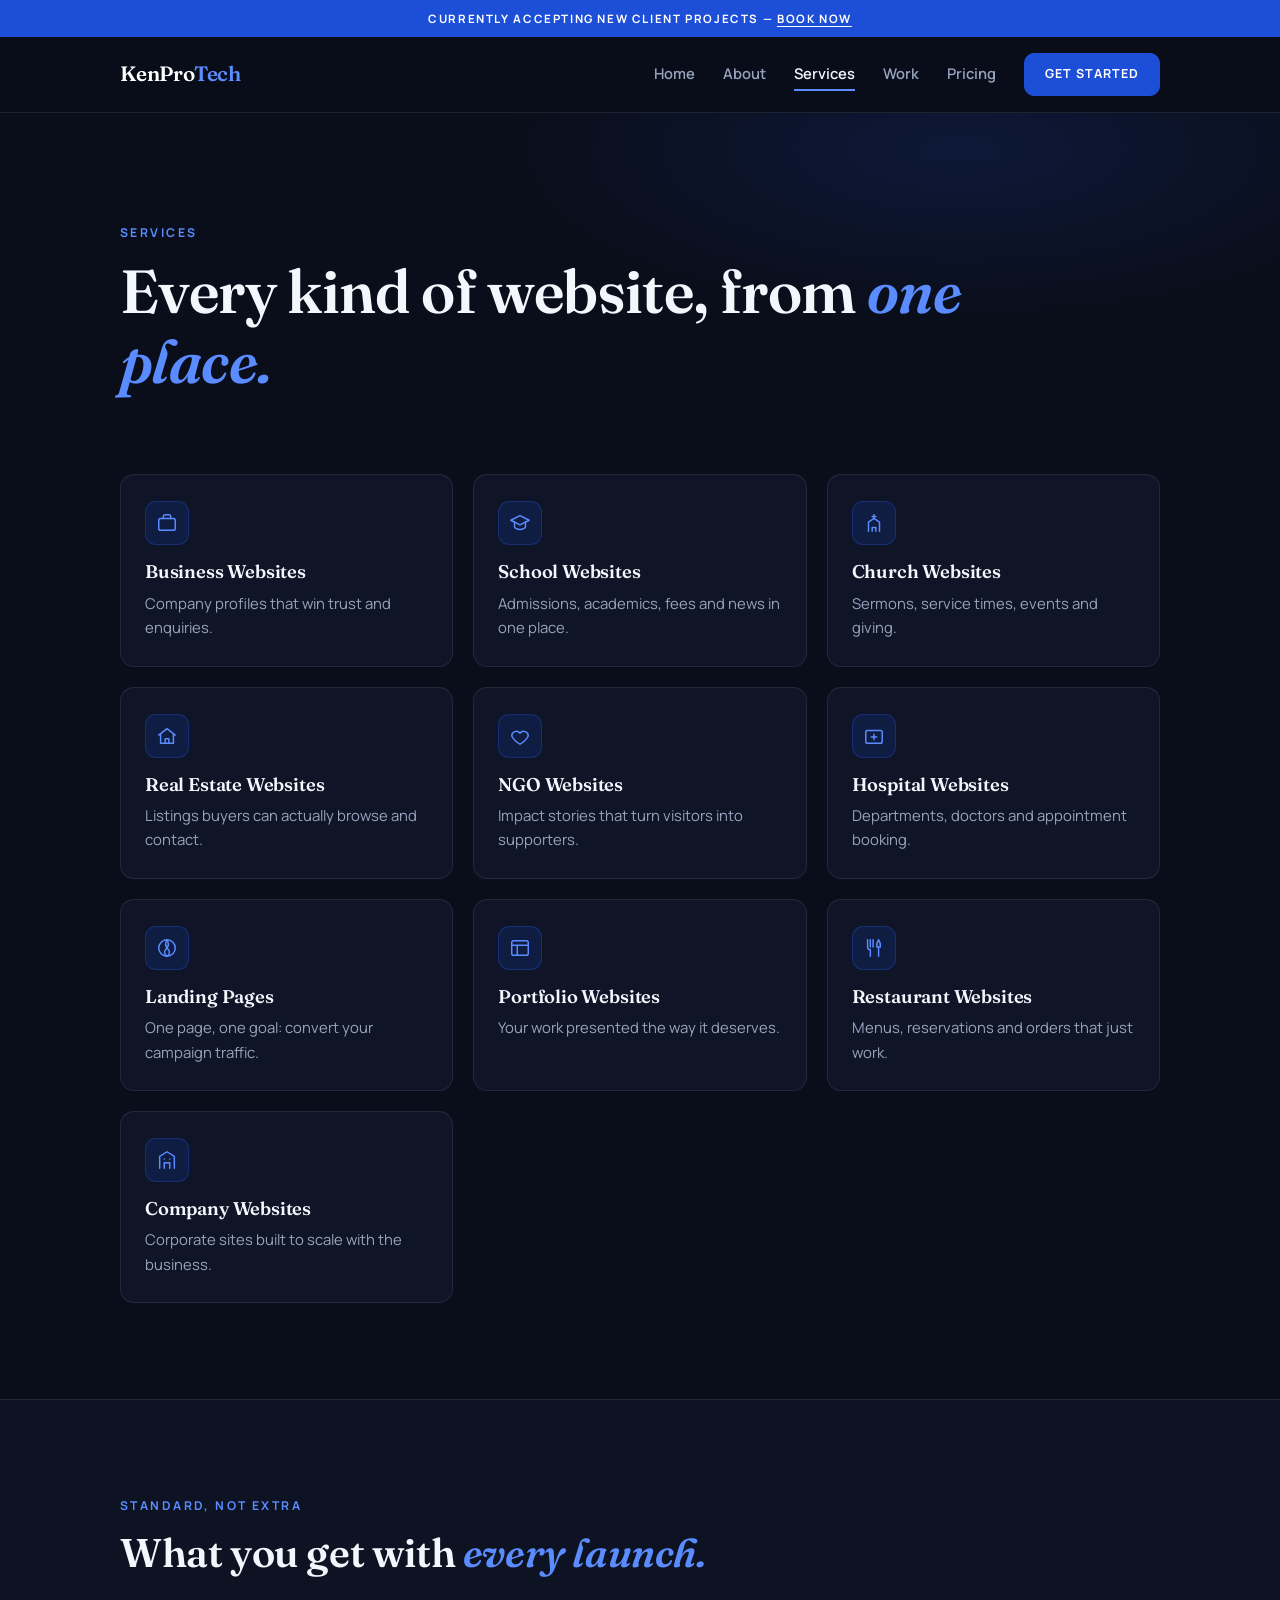
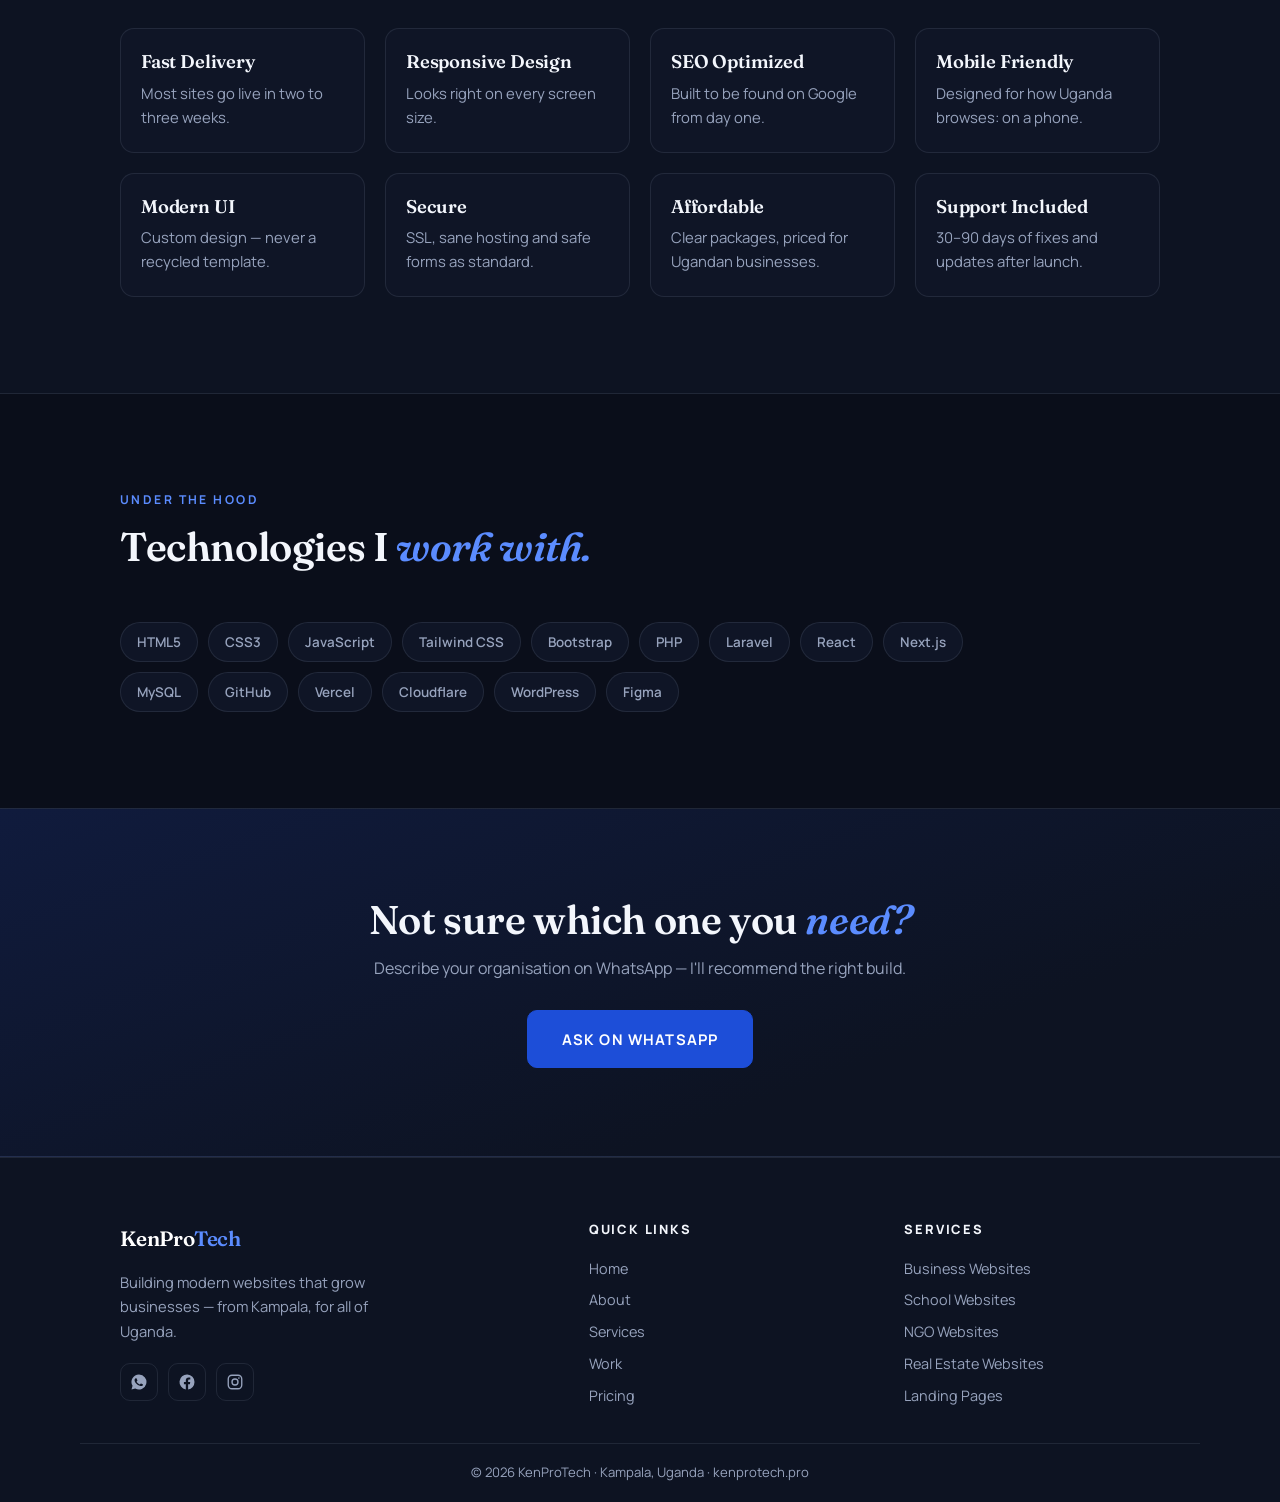
<file: services.html>
<!DOCTYPE html>
<html lang="en">
<head>
  <meta charset="UTF-8">
  <meta name="viewport" content="width=device-width, initial-scale=1.0">
  <title>Services — Business, School, NGO &amp; More Websites | KenPro Tech</title>
  <meta name="description" content="Business, school, church, real estate, NGO, hospital and restaurant websites — every kind of website from one studio in Kampala, with fast delivery and support included.">
  <link rel="icon" href="data:image/svg+xml,%3Csvg xmlns='http://www.w3.org/2000/svg' viewBox='0 0 64 64'%3E%3Crect width='64' height='64' rx='12' fill='%231d4ed8'/%3E%3Ctext x='32' y='44' font-family='Georgia,serif' font-size='36' font-weight='700' fill='%23fff' text-anchor='middle'%3EK%3C/text%3E%3C/svg%3E">
  <link rel="preconnect" href="https://fonts.googleapis.com">
  <link rel="preconnect" href="https://fonts.gstatic.com" crossorigin>
  <link href="https://fonts.googleapis.com/css2?family=Fraunces:ital,opsz,wght@0,9..144,500;0,9..144,600;1,9..144,500;1,9..144,600&family=Manrope:wght@400;500;600;700&display=swap" rel="stylesheet">
  <link rel="stylesheet" href="css/style.css">
  <noscript><style>.reveal{opacity:1 !important;transform:none !important}</style></noscript>
</head>
<body>

  <div class="announce">CURRENTLY ACCEPTING NEW CLIENT PROJECTS — <a href="https://wa.me/256702381857" target="_blank" rel="noopener">BOOK NOW</a></div>

  <header class="site-head">
    <div class="container head-inner">
      <a class="logo" href="index.html">KenPro<span>Tech</span></a>
      <nav class="nav" id="nav" aria-label="Primary">
        <a href="index.html">Home</a>
        <a href="about.html">About</a>
        <a href="services.html" class="active" aria-current="page">Services</a>
        <a href="work.html">Work</a>
        <a href="pricing.html">Pricing</a>
        <a class="btn nav-cta" href="https://wa.me/256702381857" target="_blank" rel="noopener">Get Started</a>
      </nav>
      <button class="burger" id="burger" aria-label="Toggle menu" aria-expanded="false" aria-controls="nav">
        <span></span><span></span><span></span>
      </button>
    </div>
  </header>

  <main>

    <section class="hero hero-page">
      <div class="container">
        <p class="eyebrow reveal">Services</p>
        <h1 class="reveal" style="--d:.08s">Every kind of website, from <em class="hl">one place.</em></h1>
      </div>
    </section>

    <!-- SERVICES GRID -->
    <section class="section pt-0">
      <div class="container">
        <div class="grid grid-3">
          <div class="card reveal">
            <div class="ic"><svg viewBox="0 0 24 24"><rect x="3" y="7" width="18" height="13" rx="2"/><path d="M8 7V5a2 2 0 0 1 2-2h4a2 2 0 0 1 2 2v2"/></svg></div>
            <h3>Business Websites</h3><p>Company profiles that win trust and enquiries.</p>
          </div>
          <div class="card reveal" style="--d:.05s">
            <div class="ic"><svg viewBox="0 0 24 24"><path d="M2 9 12 4l10 5-10 5L2 9Z"/><path d="M6 11v5c0 1.5 3 3 6 3s6-1.5 6-3v-5"/></svg></div>
            <h3>School Websites</h3><p>Admissions, academics, fees and news in one place.</p>
          </div>
          <div class="card reveal" style="--d:.1s">
            <div class="ic"><svg viewBox="0 0 24 24"><path d="M12 3v4M10 5h4"/><path d="M6 21V11l6-4 6 4v10"/><path d="M10 21v-4h4v4"/></svg></div>
            <h3>Church Websites</h3><p>Sermons, service times, events and giving.</p>
          </div>
          <div class="card reveal">
            <div class="ic"><svg viewBox="0 0 24 24"><path d="M3 11 12 4l9 7"/><path d="M5 10v10h14V10"/><path d="M10 20v-5h4v5"/></svg></div>
            <h3>Real Estate Websites</h3><p>Listings buyers can actually browse and contact.</p>
          </div>
          <div class="card reveal" style="--d:.05s">
            <div class="ic"><svg viewBox="0 0 24 24"><path d="M12 21s-7-4.5-9-9a5 5 0 0 1 9-3 5 5 0 0 1 9 3c-2 4.5-9 9-9 9Z"/></svg></div>
            <h3>NGO Websites</h3><p>Impact stories that turn visitors into supporters.</p>
          </div>
          <div class="card reveal" style="--d:.1s">
            <div class="ic"><svg viewBox="0 0 24 24"><rect x="3" y="6" width="18" height="14" rx="2"/><path d="M12 10v6M9 13h6"/></svg></div>
            <h3>Hospital Websites</h3><p>Departments, doctors and appointment booking.</p>
          </div>
          <div class="card reveal">
            <div class="ic"><svg viewBox="0 0 24 24"><path d="M12 3c2 3.5 2 7-.5 9.5S8 18 12 21c4-3 3-6 .5-8.5S10 6.5 12 3Z"/><circle cx="12" cy="12" r="9"/></svg></div>
            <h3>Landing Pages</h3><p>One page, one goal: convert your campaign traffic.</p>
          </div>
          <div class="card reveal" style="--d:.05s">
            <div class="ic"><svg viewBox="0 0 24 24"><rect x="3" y="4" width="18" height="16" rx="2"/><path d="M3 9h18M9 20V9"/></svg></div>
            <h3>Portfolio Websites</h3><p>Your work presented the way it deserves.</p>
          </div>
          <div class="card reveal" style="--d:.1s">
            <div class="ic"><svg viewBox="0 0 24 24"><path d="M5 3v8a3 3 0 0 0 3 3v7M8 3v8M11 3v8"/><path d="M17 3c-1.5 2-2 5-2 8h4c0-3-.5-6-2-8Zm0 8v10"/></svg></div>
            <h3>Restaurant Websites</h3><p>Menus, reservations and orders that just work.</p>
          </div>
          <div class="card reveal">
            <div class="ic"><svg viewBox="0 0 24 24"><path d="M4 21V8l8-5 8 5v13"/><path d="M9 21v-6h6v6M9 11h.01M15 11h.01"/></svg></div>
            <h3>Company Websites</h3><p>Corporate sites built to scale with the business.</p>
          </div>
        </div>
      </div>
    </section>

    <!-- INCLUDED -->
    <section class="section section-alt">
      <div class="container">
        <div class="sec-head reveal">
          <p class="eyebrow">Standard, not extra</p>
          <h2>What you get with <em class="hl">every launch.</em></h2>
        </div>
        <div class="grid grid-4">
          <div class="card slim reveal"><h3>Fast Delivery</h3><p>Most sites go live in two to three weeks.</p></div>
          <div class="card slim reveal" style="--d:.05s"><h3>Responsive Design</h3><p>Looks right on every screen size.</p></div>
          <div class="card slim reveal" style="--d:.1s"><h3>SEO Optimized</h3><p>Built to be found on Google from day one.</p></div>
          <div class="card slim reveal" style="--d:.15s"><h3>Mobile Friendly</h3><p>Designed for how Uganda browses: on a phone.</p></div>
          <div class="card slim reveal"><h3>Modern UI</h3><p>Custom design — never a recycled template.</p></div>
          <div class="card slim reveal" style="--d:.05s"><h3>Secure</h3><p>SSL, sane hosting and safe forms as standard.</p></div>
          <div class="card slim reveal" style="--d:.1s"><h3>Affordable</h3><p>Clear packages, priced for Ugandan businesses.</p></div>
          <div class="card slim reveal" style="--d:.15s"><h3>Support Included</h3><p>30–90 days of fixes and updates after launch.</p></div>
        </div>
      </div>
    </section>

    <!-- TECH -->
    <section class="section">
      <div class="container">
        <div class="sec-head reveal">
          <p class="eyebrow">Under the hood</p>
          <h2>Technologies I <em class="hl">work with.</em></h2>
        </div>
        <div class="pills reveal">
          <span>HTML5</span><span>CSS3</span><span>JavaScript</span><span>Tailwind CSS</span><span>Bootstrap</span>
          <span>PHP</span><span>Laravel</span><span>React</span><span>Next.js</span><span>MySQL</span>
          <span>GitHub</span><span>Vercel</span><span>Cloudflare</span><span>WordPress</span><span>Figma</span>
        </div>
      </div>
    </section>

    <!-- CTA BAND -->
    <section class="cta-band">
      <div class="container reveal">
        <h2>Not sure which one you <em class="hl">need?</em></h2>
        <p>Describe your organisation on WhatsApp — I'll recommend the right build.</p>
        <a class="btn btn-lg" href="https://wa.me/256702381857" target="_blank" rel="noopener">Ask on WhatsApp</a>
      </div>
    </section>

  </main>

  <footer class="footer">
    <div class="container foot-grid">
      <div class="foot-brand">
        <a class="logo" href="index.html">KenPro<span>Tech</span></a>
        <p>Building modern websites that grow businesses — from Kampala, for all of Uganda.</p>
        <div class="socials">
          <a href="https://wa.me/256702381857" target="_blank" rel="noopener" aria-label="WhatsApp"><svg viewBox="0 0 24 24" fill="currentColor"><path d="M12 2a10 10 0 0 0-8.6 15.1L2 22l5-1.3A10 10 0 1 0 12 2Zm5.2 14.2c-.2.6-1.3 1.2-1.8 1.2-.5.1-1 .2-3.4-.7-2.8-1.2-4.6-4-4.8-4.2-.1-.2-1.1-1.5-1.1-2.9s.7-2 1-2.3c.2-.3.5-.3.7-.3h.5c.2 0 .4 0 .6.5l.9 2.1c0 .2.1.4 0 .6l-.4.6-.4.5c-.2.1-.3.3-.1.6.1.3.7 1.2 1.6 1.9 1.1 1 2 1.3 2.3 1.4.3.2.5.1.6-.1l.8-.9c.2-.3.4-.2.6-.1l2 .9c.3.2.5.2.5.4 0 .1 0 .7-.1 1.2Z"/></svg></a>
          <a href="https://facebook.com/kenprotech200" target="_blank" rel="noopener" aria-label="Facebook"><svg viewBox="0 0 24 24" fill="currentColor"><path d="M22 12a10 10 0 1 0-11.6 9.9v-7H7.9V12h2.5V9.8c0-2.5 1.5-3.9 3.8-3.9 1.1 0 2.2.2 2.2.2v2.5h-1.3c-1.2 0-1.6.8-1.6 1.6V12h2.8l-.4 2.9h-2.4v7A10 10 0 0 0 22 12Z"/></svg></a>
          <a href="https://instagram.com/kenprotech200" target="_blank" rel="noopener" aria-label="Instagram"><svg viewBox="0 0 24 24" fill="none" stroke="currentColor" stroke-width="1.8"><rect x="3" y="3" width="18" height="18" rx="5"/><circle cx="12" cy="12" r="4"/><circle cx="17.2" cy="6.8" r="1.1" fill="currentColor" stroke="none"/></svg></a>
        </div>
      </div>
      <div class="foot-col">
        <h4>Quick Links</h4>
        <a href="index.html">Home</a>
        <a href="about.html">About</a>
        <a href="services.html">Services</a>
        <a href="work.html">Work</a>
        <a href="pricing.html">Pricing</a>
      </div>
      <div class="foot-col">
        <h4>Services</h4>
        <a href="services.html">Business Websites</a>
        <a href="services.html">School Websites</a>
        <a href="services.html">NGO Websites</a>
        <a href="services.html">Real Estate Websites</a>
        <a href="services.html">Landing Pages</a>
      </div>
    </div>
    <div class="container foot-bottom">
      <p>© 2026 KenProTech · Kampala, Uganda · <a href="https://kenprotech.pro">kenprotech.pro</a></p>
    </div>
  </footer>

  <script src="js/main.js" defer></script>
</body>
</html>
</file>
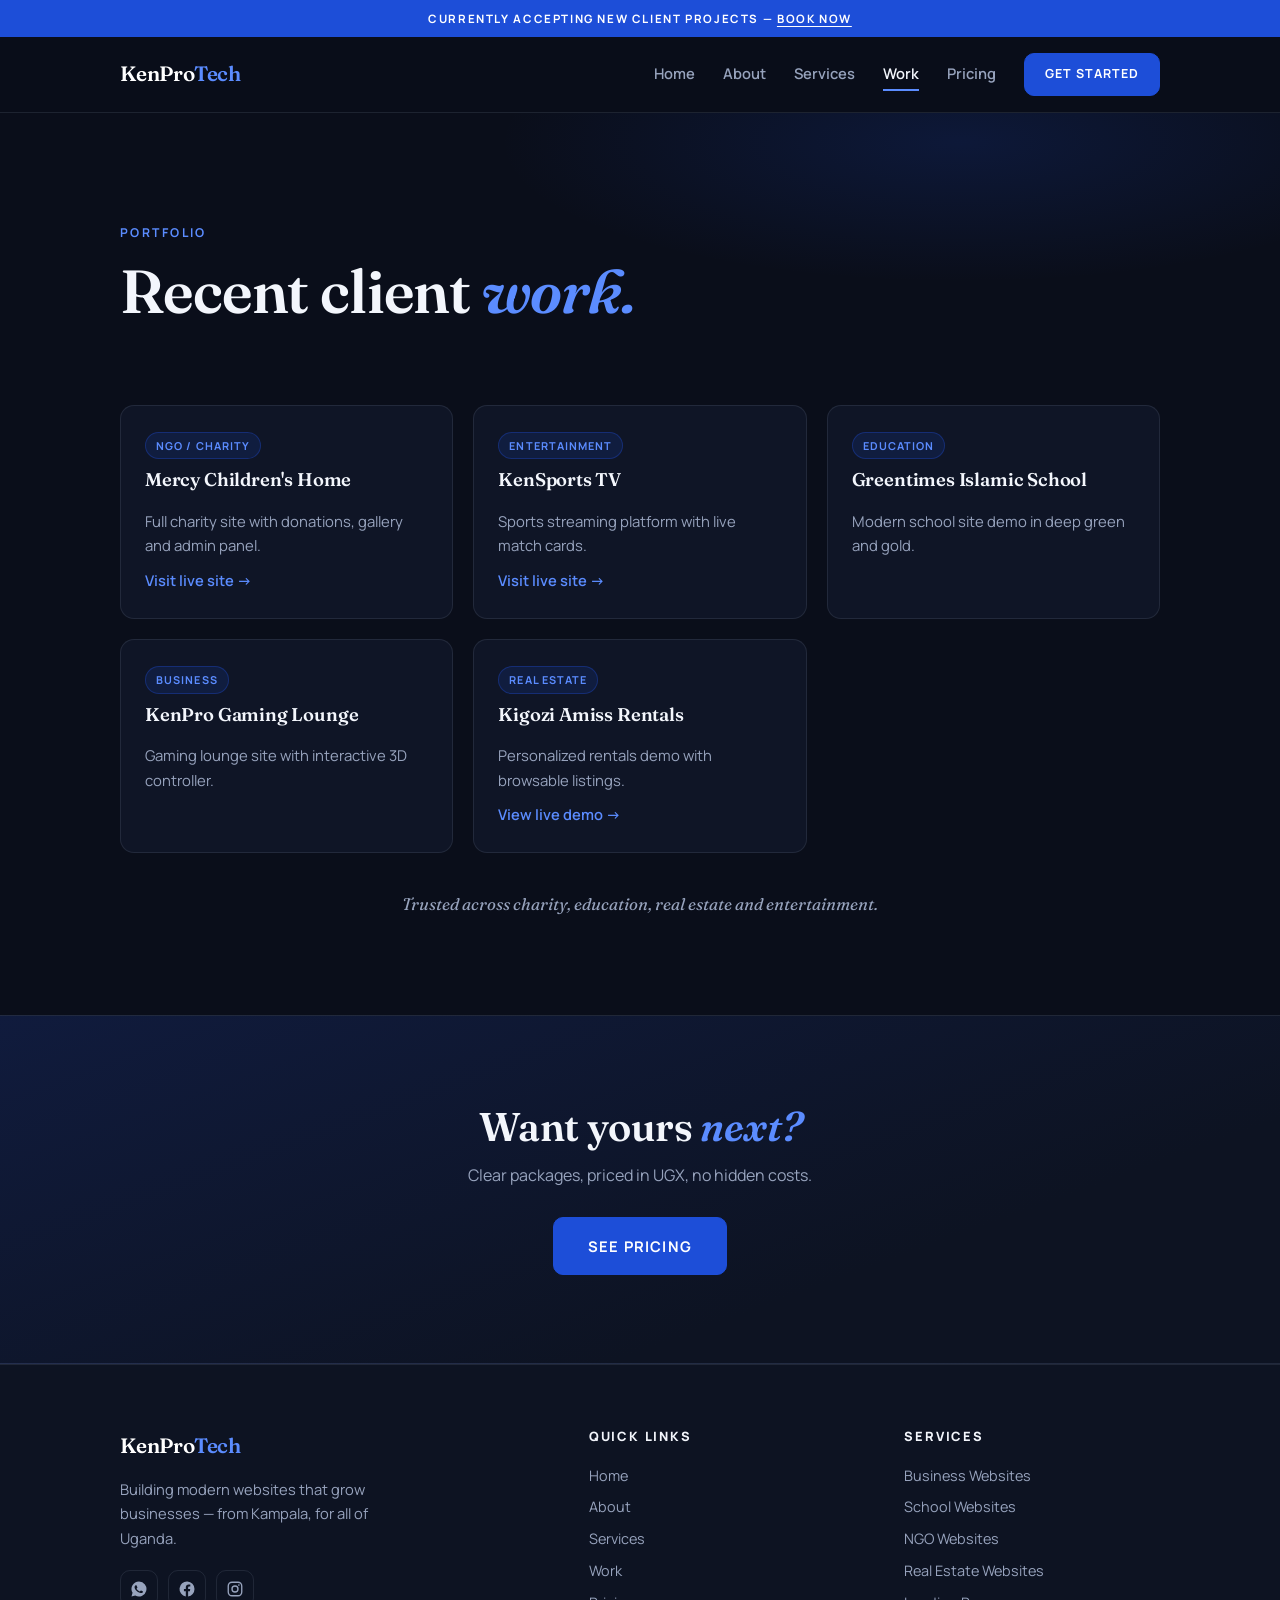
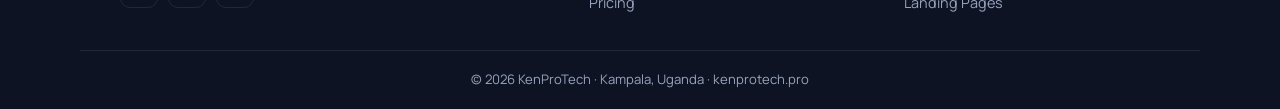
<file: work.html>
<!DOCTYPE html>
<html lang="en">
<head>
  <meta charset="UTF-8">
  <meta name="viewport" content="width=device-width, initial-scale=1.0">
  <title>Recent Work — KenPro Tech Portfolio</title>
  <meta name="description" content="Real client projects by KenPro Tech: charity, education, real estate and entertainment websites built in Kampala — several live today.">
  <link rel="icon" href="data:image/svg+xml,%3Csvg xmlns='http://www.w3.org/2000/svg' viewBox='0 0 64 64'%3E%3Crect width='64' height='64' rx='12' fill='%231d4ed8'/%3E%3Ctext x='32' y='44' font-family='Georgia,serif' font-size='36' font-weight='700' fill='%23fff' text-anchor='middle'%3EK%3C/text%3E%3C/svg%3E">
  <link rel="preconnect" href="https://fonts.googleapis.com">
  <link rel="preconnect" href="https://fonts.gstatic.com" crossorigin>
  <link href="https://fonts.googleapis.com/css2?family=Fraunces:ital,opsz,wght@0,9..144,500;0,9..144,600;1,9..144,500;1,9..144,600&family=Manrope:wght@400;500;600;700&display=swap" rel="stylesheet">
  <link rel="stylesheet" href="css/style.css">
  <noscript><style>.reveal{opacity:1 !important;transform:none !important}</style></noscript>
</head>
<body>

  <div class="announce">CURRENTLY ACCEPTING NEW CLIENT PROJECTS — <a href="https://wa.me/256702381857" target="_blank" rel="noopener">BOOK NOW</a></div>

  <header class="site-head">
    <div class="container head-inner">
      <a class="logo" href="index.html">KenPro<span>Tech</span></a>
      <nav class="nav" id="nav" aria-label="Primary">
        <a href="index.html">Home</a>
        <a href="about.html">About</a>
        <a href="services.html">Services</a>
        <a href="work.html" class="active" aria-current="page">Work</a>
        <a href="pricing.html">Pricing</a>
        <a class="btn nav-cta" href="https://wa.me/256702381857" target="_blank" rel="noopener">Get Started</a>
      </nav>
      <button class="burger" id="burger" aria-label="Toggle menu" aria-expanded="false" aria-controls="nav">
        <span></span><span></span><span></span>
      </button>
    </div>
  </header>

  <main>

    <section class="hero hero-page">
      <div class="container">
        <p class="eyebrow reveal">Portfolio</p>
        <h1 class="reveal" style="--d:.08s">Recent client <em class="hl">work.</em></h1>
      </div>
    </section>

    <section class="section pt-0">
      <div class="container">
        <div class="grid grid-3">
          <article class="card work-card reveal">
            <span class="tag">NGO / Charity</span>
            <h3>Mercy Children's Home</h3>
            <p>Full charity site with donations, gallery and admin panel.</p>
            <a class="arrow-link" href="https://kensports.github.io/mercychildrenshome" target="_blank" rel="noopener">Visit live site →</a>
          </article>
          <article class="card work-card reveal" style="--d:.05s">
            <span class="tag">Entertainment</span>
            <h3>KenSports TV</h3>
            <p>Sports streaming platform with live match cards.</p>
            <a class="arrow-link" href="https://kensports.github.io" target="_blank" rel="noopener">Visit live site →</a>
          </article>
          <article class="card work-card reveal" style="--d:.1s">
            <span class="tag">Education</span>
            <h3>Greentimes Islamic School</h3>
            <p>Modern school site demo in deep green and gold.</p>
          </article>
          <article class="card work-card reveal">
            <span class="tag">Business</span>
            <h3>KenPro Gaming Lounge</h3>
            <p>Gaming lounge site with interactive 3D controller.</p>
          </article>
          <article class="card work-card reveal" style="--d:.05s">
            <span class="tag">Real Estate</span>
            <h3>Kigozi Amiss Rentals</h3>
            <p>Personalized rentals demo with browsable listings.</p>
            <a class="arrow-link" href="https://kenpro256.github.io/kigozi-demo/" target="_blank" rel="noopener">View live demo →</a>
          </article>
        </div>
        <p class="trust-line reveal">Trusted across charity, education, real estate and entertainment.</p>
      </div>
    </section>

    <!-- CTA BAND -->
    <section class="cta-band">
      <div class="container reveal">
        <h2>Want yours <em class="hl">next?</em></h2>
        <p>Clear packages, priced in UGX, no hidden costs.</p>
        <a class="btn btn-lg" href="pricing.html">See Pricing</a>
      </div>
    </section>

  </main>

  <footer class="footer">
    <div class="container foot-grid">
      <div class="foot-brand">
        <a class="logo" href="index.html">KenPro<span>Tech</span></a>
        <p>Building modern websites that grow businesses — from Kampala, for all of Uganda.</p>
        <div class="socials">
          <a href="https://wa.me/256702381857" target="_blank" rel="noopener" aria-label="WhatsApp"><svg viewBox="0 0 24 24" fill="currentColor"><path d="M12 2a10 10 0 0 0-8.6 15.1L2 22l5-1.3A10 10 0 1 0 12 2Zm5.2 14.2c-.2.6-1.3 1.2-1.8 1.2-.5.1-1 .2-3.4-.7-2.8-1.2-4.6-4-4.8-4.2-.1-.2-1.1-1.5-1.1-2.9s.7-2 1-2.3c.2-.3.5-.3.7-.3h.5c.2 0 .4 0 .6.5l.9 2.1c0 .2.1.4 0 .6l-.4.6-.4.5c-.2.1-.3.3-.1.6.1.3.7 1.2 1.6 1.9 1.1 1 2 1.3 2.3 1.4.3.2.5.1.6-.1l.8-.9c.2-.3.4-.2.6-.1l2 .9c.3.2.5.2.5.4 0 .1 0 .7-.1 1.2Z"/></svg></a>
          <a href="https://facebook.com/kenprotech200" target="_blank" rel="noopener" aria-label="Facebook"><svg viewBox="0 0 24 24" fill="currentColor"><path d="M22 12a10 10 0 1 0-11.6 9.9v-7H7.9V12h2.5V9.8c0-2.5 1.5-3.9 3.8-3.9 1.1 0 2.2.2 2.2.2v2.5h-1.3c-1.2 0-1.6.8-1.6 1.6V12h2.8l-.4 2.9h-2.4v7A10 10 0 0 0 22 12Z"/></svg></a>
          <a href="https://instagram.com/kenprotech200" target="_blank" rel="noopener" aria-label="Instagram"><svg viewBox="0 0 24 24" fill="none" stroke="currentColor" stroke-width="1.8"><rect x="3" y="3" width="18" height="18" rx="5"/><circle cx="12" cy="12" r="4"/><circle cx="17.2" cy="6.8" r="1.1" fill="currentColor" stroke="none"/></svg></a>
        </div>
      </div>
      <div class="foot-col">
        <h4>Quick Links</h4>
        <a href="index.html">Home</a>
        <a href="about.html">About</a>
        <a href="services.html">Services</a>
        <a href="work.html">Work</a>
        <a href="pricing.html">Pricing</a>
      </div>
      <div class="foot-col">
        <h4>Services</h4>
        <a href="services.html">Business Websites</a>
        <a href="services.html">School Websites</a>
        <a href="services.html">NGO Websites</a>
        <a href="services.html">Real Estate Websites</a>
        <a href="services.html">Landing Pages</a>
      </div>
    </div>
    <div class="container foot-bottom">
      <p>© 2026 KenProTech · Kampala, Uganda · <a href="https://kenprotech.pro">kenprotech.pro</a></p>
    </div>
  </footer>

  <script src="js/main.js" defer></script>
</body>
</html>
</file>
<file: css/style.css>
/* ============================================================
   KenPro Tech — kenprotech.pro
   Multi-page static site · dark navy + royal blue
   Type: Fraunces (display serif) · Manrope (body)
   ============================================================ */

/* ─── TOKENS ─── */
:root {
  --bg:        #0a0e1a;
  --bg-alt:    #0d1322;
  --card:      #0f1526;
  --line:      rgba(148, 163, 184, .14);
  --blue:      #1d4ed8;
  --blue-hov:  #2563eb;
  --blue-soft: #5b8cff;
  --text:      #f3f6fc;
  --muted:     #97a3bd;
  --radius:    14px;
  --serif:     "Fraunces", Georgia, "Times New Roman", serif;
  --sans:      "Manrope", system-ui, -apple-system, "Segoe UI", sans-serif;
  --container: 1120px;
}

/* ─── BASE ─── */
*, *::before, *::after { box-sizing: border-box; margin: 0; padding: 0; }
html { scroll-behavior: smooth; }
body {
  background: var(--bg);
  color: var(--text);
  font-family: var(--sans);
  font-size: 16px;
  line-height: 1.65;
  -webkit-font-smoothing: antialiased;
}
img { max-width: 100%; display: block; }
a { color: inherit; text-decoration: none; }
ul, ol { list-style: none; }
h1, h2, h3, h4 { font-family: var(--serif); font-weight: 600; line-height: 1.15; letter-spacing: -.01em; }
h1 { font-size: clamp(2.3rem, 5.4vw, 3.8rem); max-width: 22ch; }
h2 { font-size: clamp(1.7rem, 3.6vw, 2.5rem); }
h3 { font-size: 1.15rem; }
.hl { font-style: italic; color: var(--blue-soft); }
::selection { background: var(--blue); color: #fff; }

.container { max-width: var(--container); margin-inline: auto; padding-inline: clamp(20px, 5vw, 40px); }
.eyebrow {
  font-size: .76rem; font-weight: 700;
  letter-spacing: .2em; text-transform: uppercase;
  color: var(--blue-soft);
  margin-bottom: 14px;
}
.lead { color: var(--muted); font-size: clamp(1rem, 1.4vw, 1.13rem); max-width: 58ch; }

/* ─── BUTTONS ─── */
.btn {
  display: inline-flex; align-items: center; justify-content: center; gap: 8px;
  background: var(--blue);
  color: #fff;
  font-family: var(--sans); font-weight: 700; font-size: .84rem;
  letter-spacing: .08em; text-transform: uppercase;
  padding: 13px 26px; border-radius: 10px;
  border: 1px solid var(--blue);
  cursor: pointer;
  transition: background .2s, border-color .2s, transform .2s;
}
.btn:hover { background: var(--blue-hov); border-color: var(--blue-hov); transform: translateY(-2px); }
.btn-line { background: transparent; border-color: rgba(148, 163, 184, .35); color: var(--text); }
.btn-line:hover { background: rgba(29, 78, 216, .12); border-color: var(--blue-soft); }
.btn-lg { padding: 16px 34px; font-size: .92rem; }
.arrow-link { color: var(--blue-soft); font-weight: 600; font-size: .92rem; transition: color .2s; }
.arrow-link:hover { color: #fff; }

/* ─── ANNOUNCEMENT BAR ─── */
.announce {
  background: var(--blue);
  color: #fff;
  text-align: center;
  font-size: .72rem; font-weight: 700;
  letter-spacing: .14em;
  padding: 9px 16px;
}
.announce a { text-decoration: underline; text-underline-offset: 3px; }
.announce a:hover { color: #dbeafe; }

/* ─── HEADER / NAV ─── */
.site-head {
  position: sticky; top: 0; z-index: 50;
  border-bottom: 1px solid var(--line);
}
/* glass layer on a pseudo-element: backdrop-filter on .site-head itself would
   make it the containing block for the fixed mobile nav panel */
.site-head::before {
  content: ""; position: absolute; inset: 0; z-index: -1;
  background: rgba(10, 14, 26, .92);
  backdrop-filter: blur(10px);
}
.head-inner {
  display: flex; align-items: center; justify-content: space-between;
  padding-block: 16px;
}
.logo {
  font-family: var(--serif); font-weight: 600; font-size: 1.3rem;
  color: #fff; letter-spacing: -.01em;
}
.logo span { color: var(--blue-soft); }
.nav { display: flex; align-items: center; gap: 28px; }
.nav a:not(.btn) {
  font-size: .92rem; font-weight: 600; color: var(--muted);
  padding: 4px 0;
  border-bottom: 2px solid transparent;
  transition: color .2s, border-color .2s;
}
.nav a:not(.btn):hover { color: var(--text); }
.nav a.active { color: var(--text); border-bottom-color: var(--blue-soft); }
.nav-cta { padding: 10px 20px; font-size: .78rem; }
.burger {
  display: none;
  width: 42px; height: 42px;
  background: transparent; border: 1px solid var(--line); border-radius: 10px;
  flex-direction: column; align-items: center; justify-content: center; gap: 5px;
  cursor: pointer;
}
.burger span { width: 18px; height: 2px; background: var(--text); border-radius: 2px; transition: transform .3s, opacity .3s; }
.burger[aria-expanded="true"] span:nth-child(1) { transform: translateY(7px) rotate(45deg); }
.burger[aria-expanded="true"] span:nth-child(2) { opacity: 0; }
.burger[aria-expanded="true"] span:nth-child(3) { transform: translateY(-7px) rotate(-45deg); }

/* ─── HERO ─── */
.hero { padding: clamp(64px, 9vw, 110px) 0; position: relative; }
.hero::before {
  content: "";
  position: absolute; inset: 0;
  background: radial-gradient(60% 80% at 75% 10%, rgba(29, 78, 216, .16), transparent 60%);
  pointer-events: none;
}
.hero > .container { position: relative; }
.hero h1 { margin-bottom: 22px; }
.hero-page { padding-bottom: clamp(36px, 5vw, 56px); }
.cta-row { display: flex; flex-wrap: wrap; gap: 14px; margin-top: 30px; }

.stats {
  display: grid;
  grid-template-columns: repeat(4, auto);
  gap: clamp(26px, 6vw, 70px);
  justify-content: start;
  margin-top: 54px;
}
.stats dt { font-family: var(--serif); font-size: clamp(1.7rem, 3.2vw, 2.4rem); font-weight: 600; color: var(--blue-soft); line-height: 1; }
.stats dd { font-size: .82rem; color: var(--muted); margin-top: 6px; }

/* ─── SECTIONS ─── */
.section { padding: clamp(56px, 8vw, 96px) 0; }
.section-alt { background: var(--bg-alt); border-block: 1px solid var(--line); }
.pt-0 { padding-top: 0; }
.sec-head { max-width: 620px; margin-bottom: clamp(32px, 5vw, 52px); }
.sec-more { margin-top: 34px; }

/* ─── CARDS / GRIDS ─── */
.grid { display: grid; gap: 20px; }
.grid-3 { grid-template-columns: repeat(3, 1fr); }
.grid-4 { grid-template-columns: repeat(4, 1fr); }
.card {
  background: var(--card);
  border: 1px solid var(--line);
  border-radius: var(--radius);
  padding: 26px 24px;
  transition: transform .3s, border-color .3s;
}
.card:hover { transform: translateY(-4px); border-color: rgba(91, 140, 255, .4); }
.card h3 { margin-bottom: 8px; }
.card p { color: var(--muted); font-size: .93rem; }
.card.slim { padding: 22px 20px; }
.ic {
  width: 44px; height: 44px;
  border-radius: 11px;
  background: rgba(29, 78, 216, .16);
  border: 1px solid rgba(29, 78, 216, .35);
  display: flex; align-items: center; justify-content: center;
  margin-bottom: 16px;
}
.ic svg { width: 22px; height: 22px; fill: none; stroke: var(--blue-soft); stroke-width: 1.6; stroke-linecap: round; stroke-linejoin: round; }

/* work cards */
.work-card { display: flex; flex-direction: column; gap: 10px; }
.work-card p { flex: 1; }
.tag {
  align-self: flex-start;
  font-size: .68rem; font-weight: 700; letter-spacing: .1em; text-transform: uppercase;
  color: var(--blue-soft);
  background: rgba(29, 78, 216, .14);
  border: 1px solid rgba(29, 78, 216, .35);
  padding: 4px 10px; border-radius: 999px;
}
.trust-line {
  margin-top: 38px;
  text-align: center;
  color: var(--muted);
  font-family: var(--serif); font-style: italic; font-size: 1.05rem;
}

/* ─── ABOUT ─── */
.about-grid {
  display: grid;
  grid-template-columns: 320px 1fr;
  gap: clamp(30px, 5vw, 60px);
  align-items: start;
}
.portrait-card { text-align: center; }
.portrait {
  aspect-ratio: 4 / 5;
  border-radius: var(--radius);
  background: linear-gradient(160deg, var(--blue) 0%, #16389d 100%);
  border: 1px solid rgba(91, 140, 255, .4);
  display: flex; align-items: center; justify-content: center;
  font-family: var(--serif); font-weight: 600; font-size: 6rem; color: #fff;
}
.loc-tag { margin-top: 14px; font-size: .82rem; color: var(--muted); letter-spacing: .04em; }
.about-copy .lead { color: var(--text); margin-bottom: 16px; }
.about-copy > p { color: var(--muted); }
.mv-grid { display: grid; grid-template-columns: 1fr 1fr; gap: 18px; margin-top: 28px; }
.mv-grid h3 { color: var(--blue-soft); font-size: 1rem; }

.checklist {
  display: grid; grid-template-columns: repeat(3, 1fr); gap: 14px;
  max-width: 980px;
}
.checklist li {
  background: var(--card);
  border: 1px solid var(--line);
  border-radius: 12px;
  padding: 16px 18px 16px 46px;
  position: relative;
  color: var(--muted); font-size: .92rem;
}
.checklist li strong { color: var(--text); }
.checklist li::before {
  content: "";
  position: absolute; left: 18px; top: 22px;
  width: 13px; height: 7px;
  border-left: 2px solid var(--blue-soft);
  border-bottom: 2px solid var(--blue-soft);
  transform: rotate(-45deg);
}

.process-grid .step { position: relative; padding-top: 30px; }
.num {
  font-family: var(--serif); font-style: italic; font-weight: 600;
  color: var(--blue-soft); font-size: 1.05rem;
  display: block; margin-bottom: 10px;
}

/* ─── PILLS ─── */
.pills { display: flex; flex-wrap: wrap; gap: 10px; max-width: 860px; }
.pills span {
  font-size: .84rem; font-weight: 600;
  color: var(--muted);
  background: var(--card);
  border: 1px solid var(--line);
  padding: 8px 16px; border-radius: 999px;
  transition: color .2s, border-color .2s;
}
.pills span:hover { color: var(--text); border-color: var(--blue-soft); }

/* ─── PRICING ─── */
.price-grid { align-items: stretch; }
.price-card { display: flex; flex-direction: column; position: relative; padding: 32px 28px; }
.tier { text-transform: uppercase; letter-spacing: .12em; font-family: var(--sans); font-size: .8rem; font-weight: 700; color: var(--muted); }
.price { font-family: var(--serif); font-size: 2.1rem; font-weight: 600; margin-top: 8px; color: #fff; }
.tier-note { color: var(--blue-soft); font-style: italic; font-family: var(--serif); margin: 4px 0 20px; }
.feat { display: grid; gap: 10px; margin-bottom: 28px; }
.feat li {
  color: var(--muted); font-size: .92rem;
  padding-left: 24px; position: relative;
}
.feat li::before {
  content: "";
  position: absolute; left: 2px; top: 8px;
  width: 12px; height: 6px;
  border-left: 2px solid var(--blue-soft);
  border-bottom: 2px solid var(--blue-soft);
  transform: rotate(-45deg);
}
.price-card .btn { margin-top: auto; }
.price-card.featured {
  border-color: var(--blue);
  box-shadow: 0 18px 50px rgba(29, 78, 216, .22);
}
.badge {
  position: absolute; top: -12px; left: 50%; transform: translateX(-50%);
  background: var(--blue); color: #fff;
  font-size: .66rem; font-weight: 800; letter-spacing: .14em; text-transform: uppercase;
  padding: 5px 14px; border-radius: 999px;
  white-space: nowrap;
}

/* ─── FAQ ─── */
.faq-wrap { max-width: 760px; }
.faq { display: grid; gap: 12px; }
.faq details {
  background: var(--card);
  border: 1px solid var(--line);
  border-radius: 12px;
  overflow: hidden;
}
.faq summary {
  cursor: pointer;
  list-style: none;
  padding: 18px 48px 18px 20px;
  font-weight: 700; font-size: .96rem;
  position: relative;
}
.faq summary::-webkit-details-marker { display: none; }
.faq summary::after {
  content: "+";
  position: absolute; right: 20px; top: 50%;
  transform: translateY(-50%);
  font-family: var(--serif); font-size: 1.3rem; color: var(--blue-soft);
  transition: transform .25s;
}
.faq details[open] summary::after { transform: translateY(-50%) rotate(45deg); }
.faq details p { padding: 0 20px 18px; color: var(--muted); font-size: .93rem; }
.faq details[open] { border-color: rgba(91, 140, 255, .4); }

/* ─── CONTACT ─── */
.contact-grid {
  display: grid;
  grid-template-columns: 1fr 1.2fr;
  gap: clamp(28px, 4vw, 48px);
  align-items: start;
}
.contact-list { display: grid; gap: 12px; }
.contact-list li {
  background: var(--card);
  border: 1px solid var(--line);
  border-radius: 12px;
  padding: 15px 18px;
  display: flex; align-items: baseline; gap: 12px; flex-wrap: wrap;
}
.contact-list .cl {
  font-size: .72rem; font-weight: 700; letter-spacing: .12em; text-transform: uppercase;
  color: var(--blue-soft);
  min-width: 86px;
}
.contact-list a:hover { color: var(--blue-soft); }
.contact-list small { color: var(--muted); font-style: italic; }

.contact-form { display: grid; gap: 8px; }
.contact-form label {
  font-size: .78rem; font-weight: 700; letter-spacing: .08em; text-transform: uppercase;
  color: var(--muted);
  margin-top: 10px;
}
.contact-form input,
.contact-form select,
.contact-form textarea {
  background: var(--bg);
  border: 1px solid var(--line);
  border-radius: 10px;
  color: var(--text);
  font-family: var(--sans); font-size: .95rem;
  padding: 12px 14px;
  width: 100%;
}
.contact-form select { appearance: none; background-image: linear-gradient(45deg, transparent 50%, var(--muted) 50%), linear-gradient(135deg, var(--muted) 50%, transparent 50%); background-position: calc(100% - 20px) 55%, calc(100% - 15px) 55%; background-size: 5px 5px; background-repeat: no-repeat; }
.contact-form input:focus,
.contact-form select:focus,
.contact-form textarea:focus { outline: none; border-color: var(--blue-soft); }
.contact-form .btn { margin-top: 18px; }
.form-note { font-size: .8rem; color: var(--muted); text-align: center; }

/* ─── CTA BAND ─── */
.cta-band {
  background: linear-gradient(160deg, #101b3d 0%, var(--bg-alt) 70%);
  border-block: 1px solid var(--line);
  padding: clamp(56px, 8vw, 88px) 0;
  text-align: center;
}
.cta-band h2 { margin-bottom: 12px; }
.cta-band p { color: var(--muted); margin-bottom: 28px; }

/* ─── FOOTER ─── */
.footer { border-top: 1px solid var(--line); background: var(--bg-alt); }
.foot-grid {
  display: grid;
  grid-template-columns: 1.6fr 1fr 1fr;
  gap: clamp(28px, 5vw, 60px);
  padding-block: clamp(40px, 6vw, 64px) 32px;
}
.foot-brand p { color: var(--muted); font-size: .92rem; margin: 14px 0 20px; max-width: 34ch; }
.socials { display: flex; gap: 10px; }
.socials a {
  width: 38px; height: 38px;
  border: 1px solid var(--line); border-radius: 10px;
  display: flex; align-items: center; justify-content: center;
  color: var(--muted);
  transition: color .2s, border-color .2s, transform .2s;
}
.socials a:hover { color: var(--blue-soft); border-color: var(--blue-soft); transform: translateY(-2px); }
.socials svg { width: 18px; height: 18px; }
.foot-col h4 { font-family: var(--sans); font-size: .8rem; font-weight: 800; letter-spacing: .14em; text-transform: uppercase; color: var(--text); margin-bottom: 16px; }
.foot-col a { display: block; color: var(--muted); font-size: .9rem; padding: 4px 0; transition: color .2s; }
.foot-col a:hover { color: var(--blue-soft); }
.foot-bottom {
  border-top: 1px solid var(--line);
  padding-block: 18px;
  font-size: .82rem; color: var(--muted);
  text-align: center;
}
.foot-bottom a:hover { color: var(--blue-soft); }

/* ─── REVEALS ─── */
.reveal {
  opacity: 0;
  transform: translateY(22px);
  transition: opacity .7s ease var(--d, 0s), transform .7s ease var(--d, 0s);
}
.reveal.in { opacity: 1; transform: none; }

/* ─── RESPONSIVE ─── */
@media (max-width: 960px) {
  .grid-4 { grid-template-columns: repeat(2, 1fr); }
  .grid-3 { grid-template-columns: repeat(2, 1fr); }
  .about-grid { grid-template-columns: 1fr; }
  .portrait-card { max-width: 300px; }
  .checklist { grid-template-columns: repeat(2, 1fr); }
  .contact-grid { grid-template-columns: 1fr; }
  .foot-grid { grid-template-columns: 1fr 1fr; }
}
@media (max-width: 720px) {
  .burger { display: flex; }
  .nav {
    position: fixed;
    top: 0; right: 0; bottom: 0;
    width: min(78vw, 300px);
    background: #0c1120;
    border-left: 1px solid var(--line);
    flex-direction: column;
    align-items: flex-start;
    justify-content: center;
    gap: 26px;
    padding: 40px 32px;
    transform: translateX(100%);
    transition: transform .35s ease;
    z-index: 60;
  }
  .nav.open { transform: translateX(0); }
  .nav a:not(.btn) { font-size: 1.15rem; }
  .burger { position: relative; z-index: 70; }
  .grid-3, .grid-4 { grid-template-columns: 1fr; }
  .checklist { grid-template-columns: 1fr; }
  .stats { grid-template-columns: repeat(2, auto); gap: 24px 44px; }
  .mv-grid { grid-template-columns: 1fr; }
  .price-grid .featured { order: -1; }
  .foot-grid { grid-template-columns: 1fr; }
  .announce { font-size: .64rem; letter-spacing: .08em; }
}

/* ─── MOTION SAFETY ─── */
@media (prefers-reduced-motion: reduce) {
  html { scroll-behavior: auto; }
  .reveal { opacity: 1; transform: none; transition: none; }
  *, *::before, *::after { transition-duration: .01ms !important; animation-duration: .01ms !important; }
}
</file>
